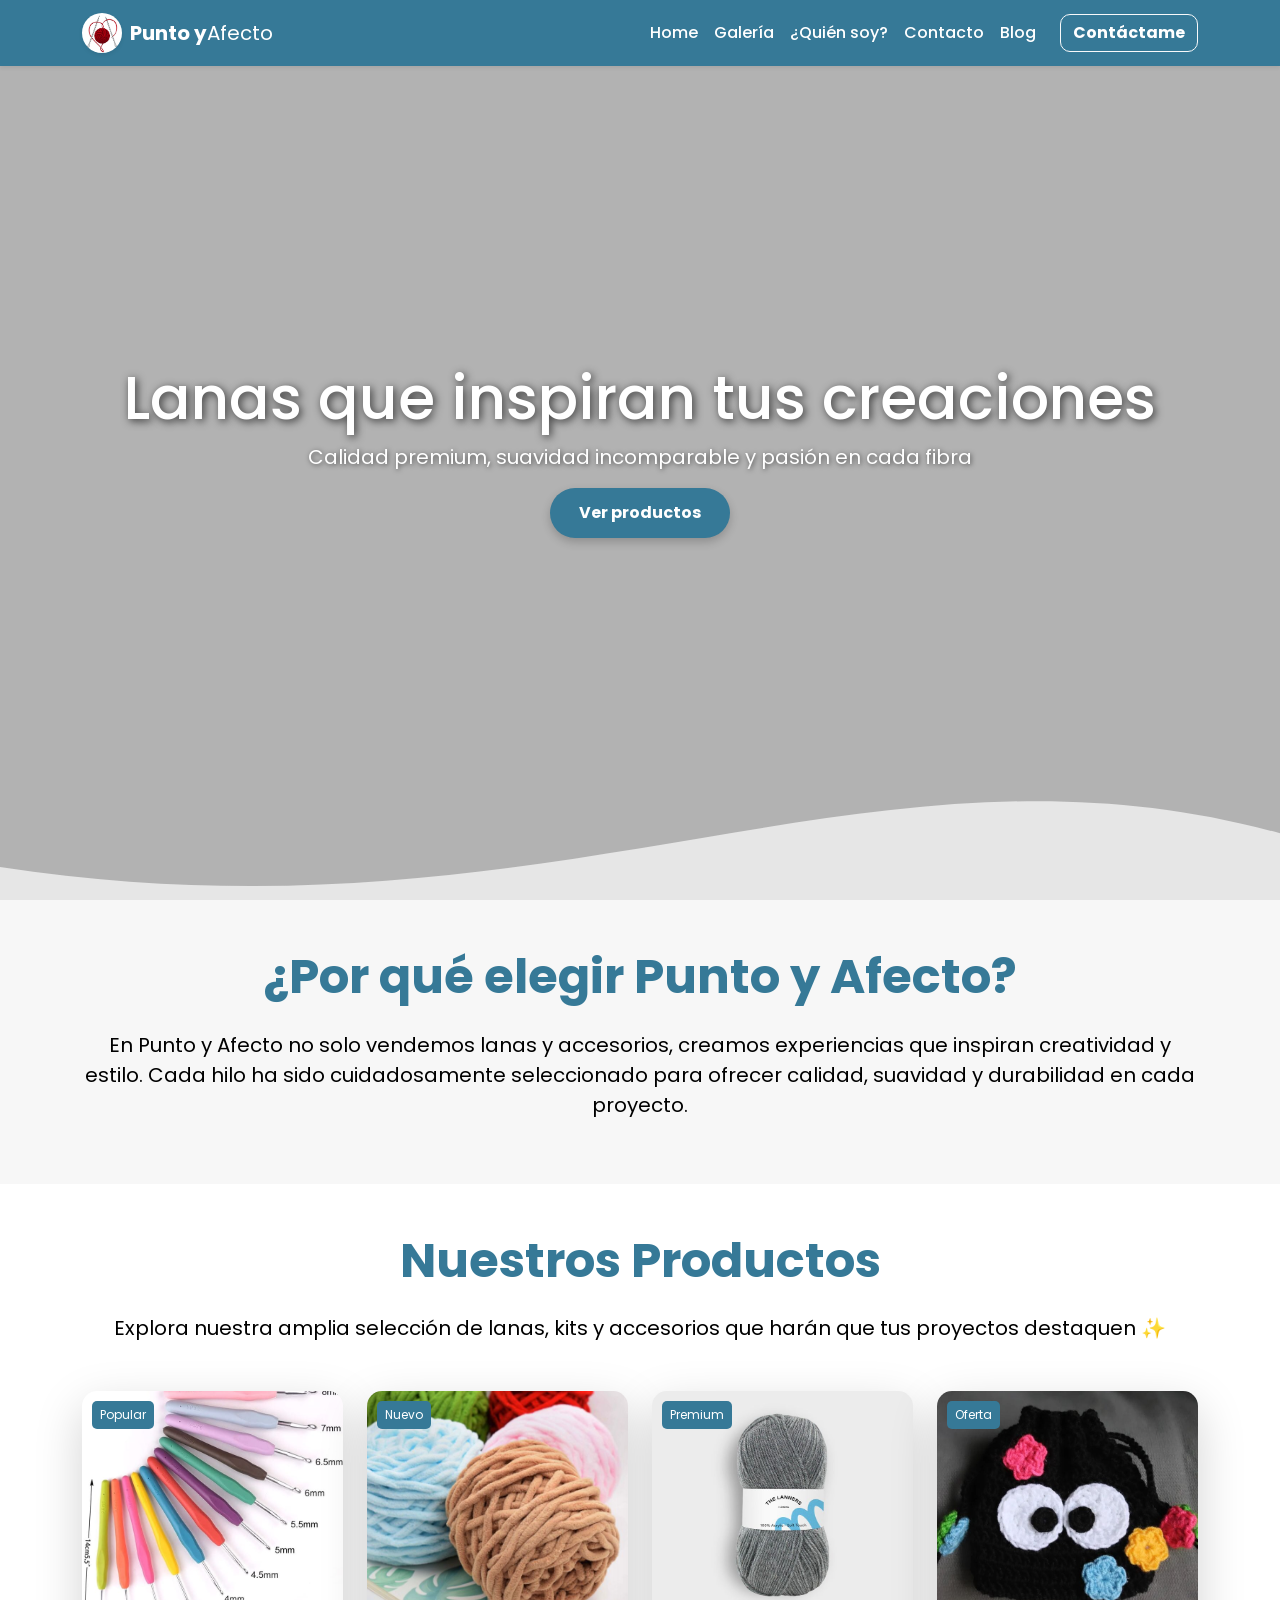
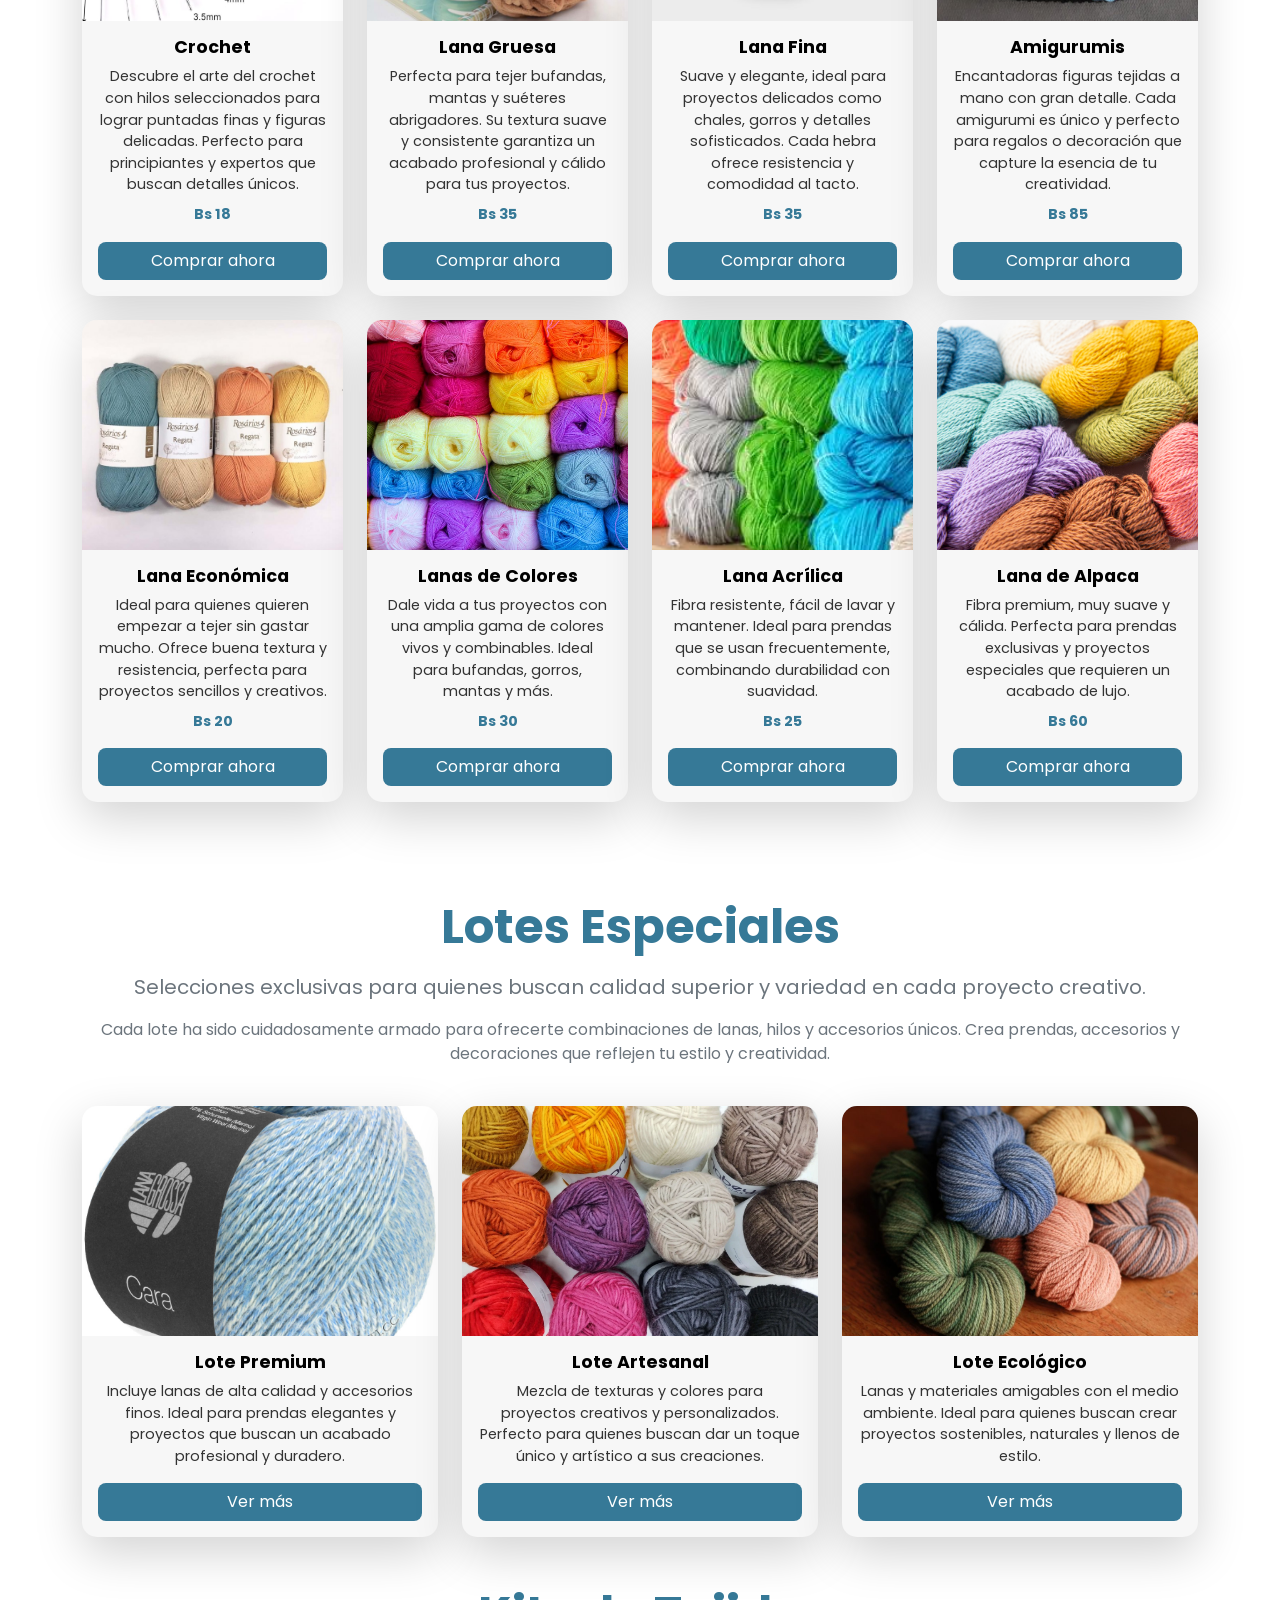
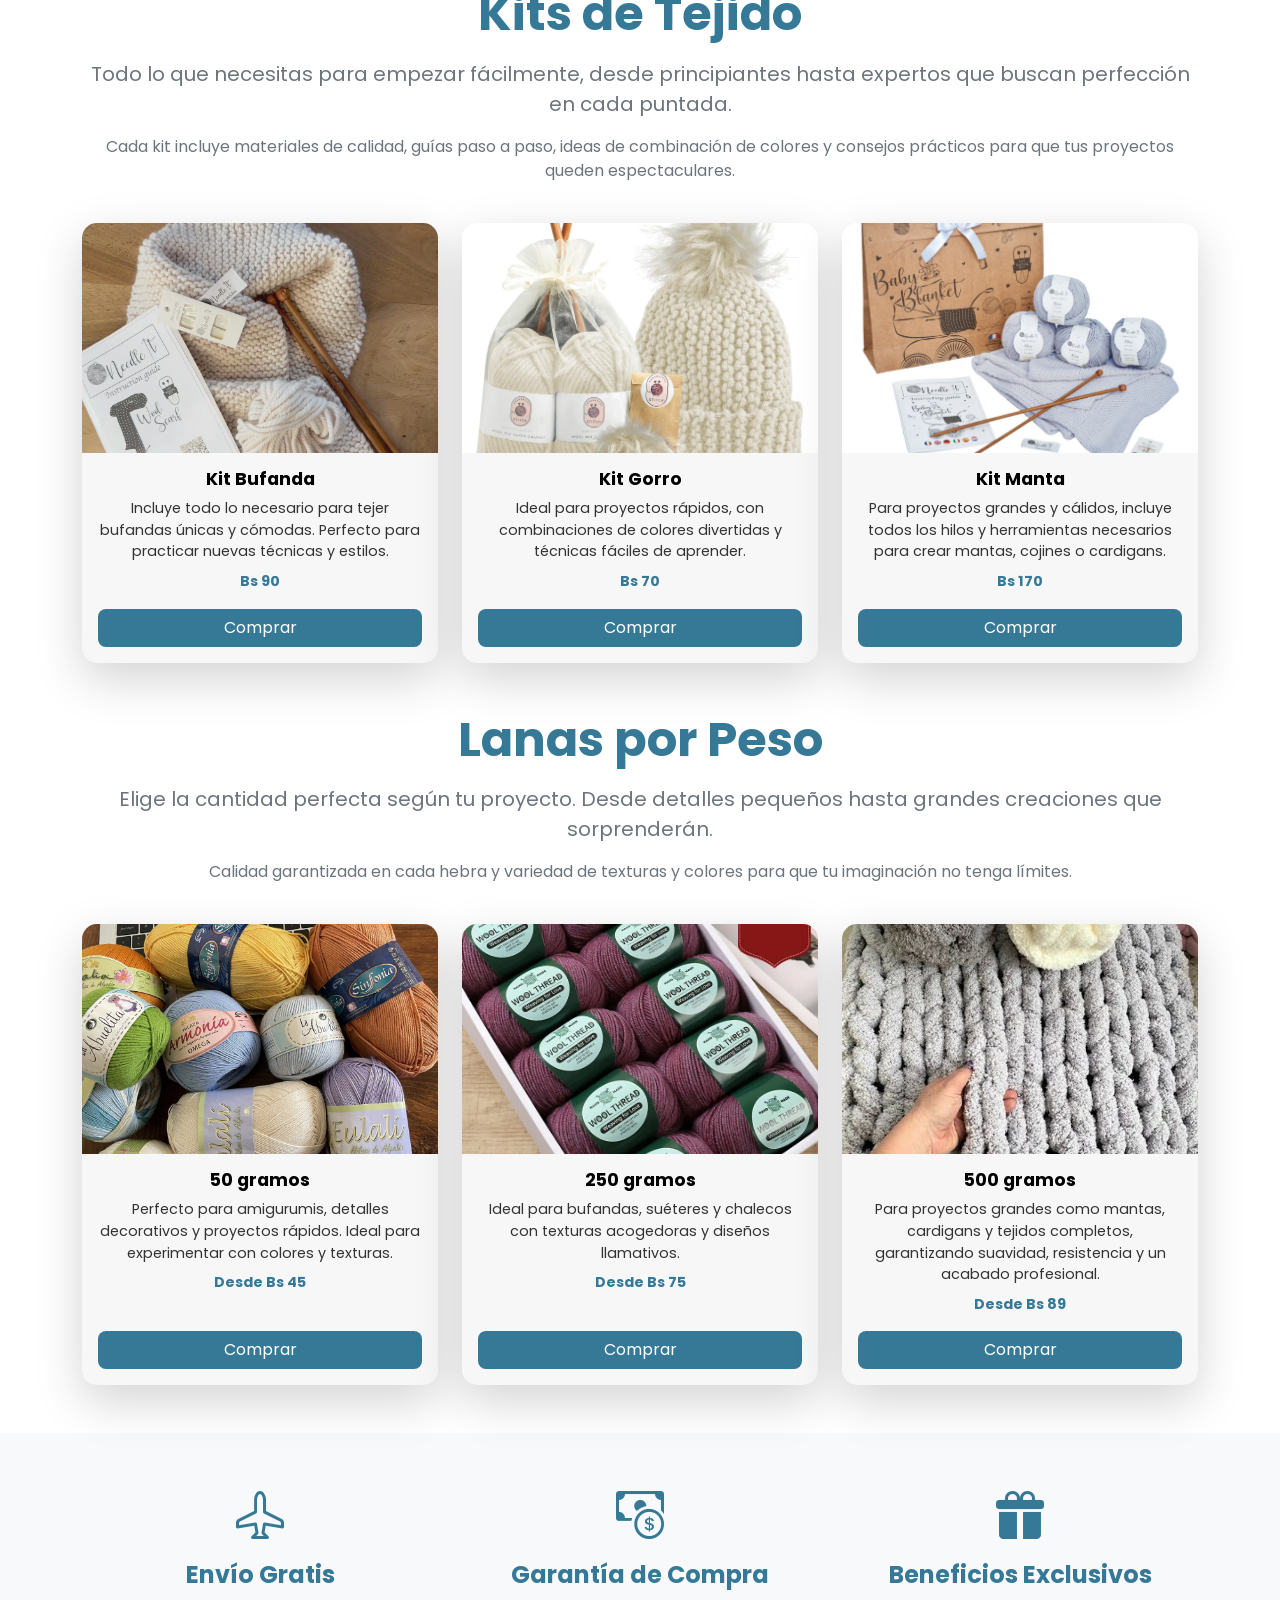
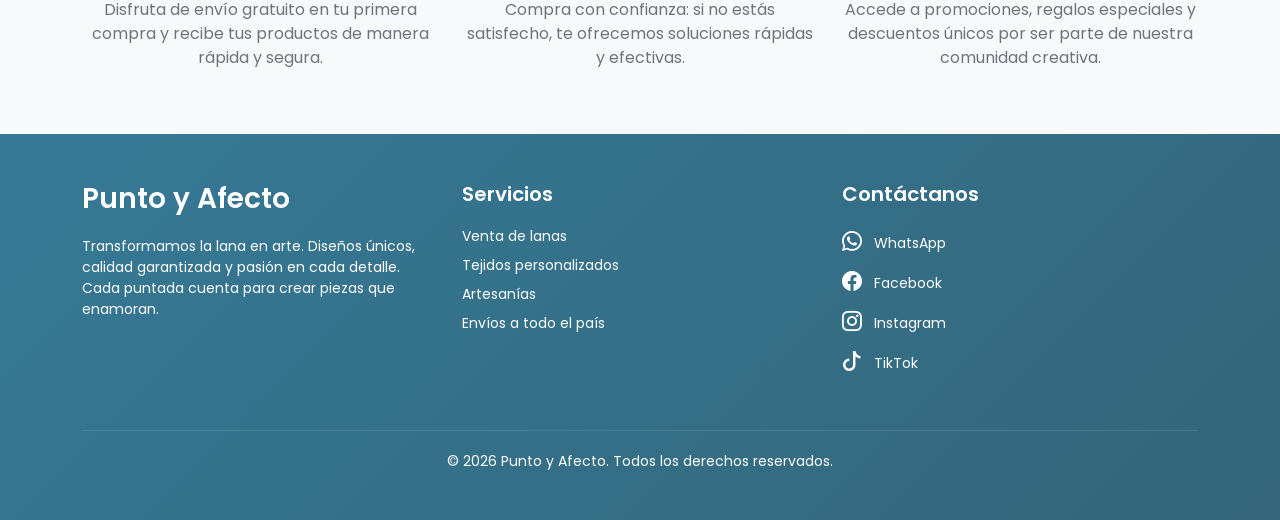
<file: index.html>
<!DOCTYPE html>
<html lang="es">
<head>
    <meta charset="UTF-8">
    <meta name="viewport" content="width=device-width, initial-scale=1.0">
    <title>Punto y Afecto</title>

    <link rel="stylesheet" href="css/bootstrap.min.css">
    <link rel="stylesheet" href="https://cdn.jsdelivr.net/npm/bootstrap-icons@1.10.0/font/bootstrap-icons.css">
    <link rel="stylesheet" href="style.css">
</head>

<body>
<!-- NAVBAR  -->
<nav class="navbar navbar-expand-lg navbar-light bg-gradient shadow-sm fixed-top">
    <div class="container">
        <a href="index.html" class="navbar-brand d-flex align-items-center">
            <img src="indexima/logo.jpg" alt="Logo" width="40" class="me-2 rounded-circle shadow-sm">
            <span class="fw-bold text-white">Punto y</span> <span class="text-white">Afecto</span>
        </a>

        <button class="navbar-toggler" type="button" data-bs-toggle="collapse" data-bs-target="#navbar-start">
            <span class="navbar-toggler-icon"></span>
        </button>

        <div class="collapse navbar-collapse" id="navbar-start">
            <ul class="navbar-nav ms-auto mb-2 mb-lg-0">
                <li class="nav-item"><a class="nav-link active" href="index.html">Home</a></li>
                <li class="nav-item"><a class="nav-link" href="galeria.html">Galería</a></li>
                <li class="nav-item"><a class="nav-link" href="quiensoy.html">¿Quién soy?</a></li>
                <li class="nav-item"><a class="nav-link" href="contacto.html">Contacto</a></li>
                <li class="nav-item"><a class="nav-link" href="blog.html">Blog</a></li>
            </ul>

            <a href="contacto.html" class="btn btn-light ms-lg-3 fw-bold">Contáctame</a>
        </div>
    </div>
</nav>
<!-- HERO -->
<section class="hero-video">
    <video autoplay muted loop class="video-bg">
        <source src="video.mp4" type="video/mp4">
    </video>

    <div class="overlay"></div>

    <div class="content">
  <h1>Lanas que inspiran tus creaciones</h1>
        <p>Calidad premium, suavidad incomparable y pasión en cada fibra</p>
        <a href="#productos" class="btn btn-ver">Ver productos</a>
   
    </div>


    <!-- ONDA SVG -->
    <div class="wave">
        <svg viewBox="0 0 500 150" preserveAspectRatio="none">
            <path d="M-18.98,88.31 C210.21,248.19 334.36,-125.81 500.00,49.98 L500.00,150.00 L0.00,150.00 Z"></path>
        </svg>
    </div>
    </section>
    
    <!-- SECCIÓN EXTRA: ¿POR qué elegirnos? -->
<section class="text-center py-5" style="background-color: #f7f7f7;">
    <div class="container">
        <h2 class="fw-bold mb-4 display-5" style="color: #367997;"> ¿Por qué elegir Punto y Afecto?</h2>
        <p class="fs-5 mb-3" style="color: #000;">
            En Punto y Afecto no solo vendemos lanas y accesorios, creamos experiencias que inspiran creatividad y estilo. Cada hilo ha sido cuidadosamente seleccionado para ofrecer calidad, suavidad y durabilidad en cada proyecto.
        </p>
       
       
    </div>
</section>
 <!-- PRODUCTOS -->
<section id="productos" class="product py-5" style="background-color: #ffffff;">
    <div class="container">
        <h2 class="text-center mb-4 fw-bold display-5" style="color: #367997;">Nuestros Productos</h2>
        <p class="text-center mb-5 fs-5" style="color: #000;">
            Explora nuestra amplia selección de lanas, kits y accesorios que harán que tus proyectos destaquen ✨
        </p>

        <div class="row g-4">

            <!-- CARD 1 -->
            <div class="col-12 col-md-6 col-lg-3 d-flex">
                <div class="card shadow-lg position-relative flex-fill" style="background-color: #f7f7f7; transition: all 0.4s; cursor: pointer;">
                    <span class="badge-custom" style="background-color:#367997; color:#fff;">Popular</span>
                    <img src="indexima/crocht.jpeg" class="w-100 rounded-top" style="height: 230px; object-fit: cover;">
                    <div class="card-body text-center d-flex flex-column">
                        <h5 class="fw-bold mb-2" style="color:#000;">Crochet</h5>
                        <p class="small mb-2" style="color:#333;">
                            Descubre el arte del crochet con hilos seleccionados para lograr puntadas finas y figuras delicadas. Perfecto para principiantes y expertos que buscan detalles únicos.
                        </p>
                        <p class="fw-bold mb-3" style="color:#367997;">Bs 18</p>
                        <a href="contacto.html" class="btn mt-auto" style="background-color:#367997; color:#fff; border-radius:8px;">Comprar ahora</a>
                    </div>
                </div>
            </div>

            <!-- CARD 2 -->
            <div class="col-12 col-md-6 col-lg-3 d-flex">
                <div class="card shadow-lg position-relative flex-fill" style="background-color: #f7f7f7; transition: all 0.4s; cursor: pointer;">
                    <span class="badge-custom" style="background-color:#367997; color:#fff;">Nuevo</span>
                    <img src="indexima/lanagruesa.jpeg" class="w-100 rounded-top" style="height: 230px; object-fit: cover;">
                    <div class="card-body text-center d-flex flex-column">
                        <h5 class="fw-bold mb-2" style="color:#000;">Lana Gruesa</h5>
                        <p class="small mb-2" style="color:#333;">
                            Perfecta para tejer bufandas, mantas y suéteres abrigadores. Su textura suave y consistente garantiza un acabado profesional y cálido para tus proyectos.
                        </p>
                        <p class="fw-bold mb-3" style="color:#367997;">Bs 35</p>
                        <a href="contacto.html" class="btn mt-auto" style="background-color:#367997; color:#fff; border-radius:8px;">Comprar ahora</a>
                    </div>
                </div>
            </div>

            <!-- CARD 3 -->
            <div class="col-12 col-md-6 col-lg-3 d-flex">
                <div class="card shadow-lg flex-fill" style="background-color: #f7f7f7; transition: all 0.4s; cursor: pointer;">
                    <span class="badge-custom" style="background-color:#367997; color:#fff;">Premium</span>
                    <img src="indexima/lana delgada.jpeg" class="w-100 rounded-top" style="height: 230px; object-fit: cover;">
                    <div class="card-body text-center d-flex flex-column">
                        <h5 class="fw-bold mb-2" style="color:#000;">Lana Fina</h5>
                        <p class="small mb-2" style="color:#333;">
                            Suave y elegante, ideal para proyectos delicados como chales, gorros y detalles sofisticados. Cada hebra ofrece resistencia y comodidad al tacto.
                        </p>
                        <p class="fw-bold mb-3" style="color:#367997;">Bs 35</p>
                        <a href="contacto.html" class="btn mt-auto" style="background-color:#367997; color:#fff; border-radius:8px;">Comprar ahora</a>
                    </div>
                </div>
            </div>

            <!-- CARD 4 -->
            <div class="col-12 col-md-6 col-lg-3 d-flex">
                <div class="card shadow-lg flex-fill" style="background-color: #f7f7f7; transition: all 0.4s; cursor: pointer;">
                    <span class="badge-custom" style="background-color:#367997; color:#fff;">Oferta</span>
                    <img src="indexima/amigurimi.jpeg" class="w-100 rounded-top" style="height: 230px; object-fit: cover;">
                    <div class="card-body text-center d-flex flex-column">
                        <h5 class="fw-bold mb-2" style="color:#000;">Amigurumis</h5>
                        <p class="small mb-2" style="color:#333;">
                            Encantadoras figuras tejidas a mano con gran detalle. Cada amigurumi es único y perfecto para regalos o decoración que capture la esencia de tu creatividad.
                        </p>
                        <p class="fw-bold mb-3" style="color:#367997;">Bs 85</p>
                        <a href="contacto.html" class="btn mt-auto" style="background-color:#367997; color:#fff; border-radius:8px;">Comprar ahora</a>
                    </div>
                </div>
            </div>

            <!-- CARD 5 -->
            <div class="col-12 col-md-6 col-lg-3 d-flex">
                <div class="card shadow-lg flex-fill" style="background-color: #f7f7f7; transition: all 0.4s; cursor: pointer;">
                    <img src="nueva/lanaecomo.jpg" class="w-100 rounded-top" style="height: 230px; object-fit: cover;">
                    <div class="card-body text-center d-flex flex-column">
                        <h5 class="fw-bold mb-2" style="color:#000;">Lana Económica</h5>
                        <p class="small mb-2" style="color:#333;">
                            Ideal para quienes quieren empezar a tejer sin gastar mucho. Ofrece buena textura y resistencia, perfecta para proyectos sencillos y creativos.
                        </p>
                        <p class="fw-bold mb-3" style="color:#367997;">Bs 20</p>
                        <a href="contacto.html" class="btn mt-auto" style="background-color:#367997; color:#fff; border-radius:8px;">Comprar ahora</a>
                    </div>
                </div>
            </div>

            <!-- CARD 6 -->
            <div class="col-12 col-md-6 col-lg-3 d-flex">
                <div class="card shadow-lg flex-fill" style="background-color: #f7f7f7; transition: all 0.4s; cursor: pointer;">
                    <img src="nueva/lanacolores.jpg" class="w-100 rounded-top" style="height: 230px; object-fit: cover;">
                    <div class="card-body text-center d-flex flex-column">
                        <h5 class="fw-bold mb-2" style="color:#000;">Lanas de Colores</h5>
                        <p class="small mb-2" style="color:#333;">
                            Dale vida a tus proyectos con una amplia gama de colores vivos y combinables. Ideal para bufandas, gorros, mantas y más.
                        </p>
                        <p class="fw-bold mb-3" style="color:#367997;">Bs 30</p>
                        <a href="contacto.html" class="btn mt-auto" style="background-color:#367997; color:#fff; border-radius:8px;">Comprar ahora</a>
                    </div>
                </div>
            </div>

            <!-- CARD 7 -->
            <div class="col-12 col-md-6 col-lg-3 d-flex">
                <div class="card shadow-lg flex-fill" style="background-color: #f7f7f7; transition: all 0.4s; cursor: pointer;">
                    <img src="nueva/acri.jpg" class="w-100 rounded-top" style="height: 230px; object-fit: cover;">
                    <div class="card-body text-center d-flex flex-column">
                        <h5 class="fw-bold mb-2" style="color:#000;">Lana Acrílica</h5>
                        <p class="small mb-2" style="color:#333;">
                            Fibra resistente, fácil de lavar y mantener. Ideal para prendas que se usan frecuentemente, combinando durabilidad con suavidad.
                        </p>
                        <p class="fw-bold mb-3" style="color:#367997;">Bs 25</p>
                        <a href="contacto.html" class="btn mt-auto" style="background-color:#367997; color:#fff; border-radius:8px;">Comprar ahora</a>
                    </div>
                </div>
            </div>

            <!-- CARD 8 -->
            <div class="col-12 col-md-6 col-lg-3 d-flex">
                <div class="card shadow-lg flex-fill" style="background-color: #f7f7f7; transition: all 0.4s; cursor: pointer;">
                    <img src="nueva/lanadealpaca.jpg" class="w-100 rounded-top" style="height: 230px; object-fit: cover;">
                    <div class="card-body text-center d-flex flex-column">
                        <h5 class="fw-bold mb-2" style="color:#000;">Lana de Alpaca</h5>
                        <p class="small mb-2" style="color:#333;">
                            Fibra premium, muy suave y cálida. Perfecta para prendas exclusivas y proyectos especiales que requieren un acabado de lujo.
                        </p>
                        <p class="fw-bold mb-3" style="color:#367997;">Bs 60</p>
                        <a href="contacto.html" class="btn mt-auto" style="background-color:#367997; color:#fff; border-radius:8px;">Comprar ahora</a>
                    </div>
                </div>
            </div>

        </div>

    </div>
</section>
<!-- LOTES -->
<section class="container my-5">
    <div class="row text-center mb-4">
        <h2 class="fw-bold mb-3 display-5" style="color: #367997;"> Lotes Especiales </h2>
        <p class="text-muted mb-3 fs-5">
            Selecciones exclusivas para quienes buscan calidad superior y variedad en cada proyecto creativo.
        </p>
        <p class="text-muted fs-6">
            Cada lote ha sido cuidadosamente armado para ofrecerte combinaciones de lanas, hilos y accesorios únicos. 
            Crea prendas, accesorios y decoraciones que reflejen tu estilo y creatividad.
        </p>
    </div>

    <div class="row g-4">
        <div class="col-12 col-md-6 col-lg-4 d-flex">
            <div class="card shadow-lg flex-fill" style="background-color:#f7f7f7;">
                <img src="nueva/permiun.jpg" class="w-100 rounded-top" style="height:230px; object-fit:cover;">
                <div class="card-body text-center d-flex flex-column">
                    <h5 class="fw-bold mb-2" style="color:#000;">Lote Premium</h5>
                    <p class="small mb-3" style="color:#333;">
                        Incluye lanas de alta calidad y accesorios finos. Ideal para prendas elegantes y proyectos que buscan un acabado profesional y duradero.
                    </p>
                    <a href="contacto.html" class="btn mt-auto" style="background-color:#367997; color:#fff; border-radius:8px;">Ver más</a>
                </div>
            </div>
        </div>

        <div class="col-12 col-md-6 col-lg-4 d-flex">
            <div class="card shadow-lg flex-fill" style="background-color:#f7f7f7;">
                <img src="nueva/arte.webp" class="w-100 rounded-top" style="height:230px; object-fit:cover;">
                <div class="card-body text-center d-flex flex-column">
                    <h5 class="fw-bold mb-2" style="color:#000;">Lote Artesanal</h5>
                    <p class="small mb-3" style="color:#333;">
                        Mezcla de texturas y colores para proyectos creativos y personalizados. Perfecto para quienes buscan dar un toque único y artístico a sus creaciones.
                    </p>
                    <a href="contacto.html" class="btn mt-auto" style="background-color:#367997; color:#fff; border-radius:8px;">Ver más</a>
                </div>
            </div>
        </div>

        <div class="col-12 col-md-6 col-lg-4 d-flex">
            <div class="card shadow-lg flex-fill" style="background-color:#f7f7f7;">
                <img src="nueva/eco.jpg" class="w-100 rounded-top" style="height:230px; object-fit:cover;">
                <div class="card-body text-center d-flex flex-column">
                    <h5 class="fw-bold mb-2" style="color:#000;">Lote Ecológico</h5>
                    <p class="small mb-3" style="color:#333;">
                        Lanas y materiales amigables con el medio ambiente. Ideal para quienes buscan crear proyectos sostenibles, naturales y llenos de estilo.
                    </p>
                    <a href="contacto.html" class="btn mt-auto" style="background-color:#367997; color:#fff; border-radius:8px;">Ver más</a>
                </div>
            </div>
        </div>
    </div>
</section>

<!-- KITS -->
<section class="container my-5">
    <div class="row text-center mb-4">
        <h2 class="fw-bold mb-3 display-5" style="color: #367997;"> Kits de Tejido </h2>
        <p class="text-muted mb-3 fs-5">
            Todo lo que necesitas para empezar fácilmente, desde principiantes hasta expertos que buscan perfección en cada puntada.
        </p>
        <p class="text-muted fs-6">
            Cada kit incluye materiales de calidad, guías paso a paso, ideas de combinación de colores y consejos prácticos para que tus proyectos queden espectaculares.
        </p>
    </div>

    <div class="row g-4">
        <div class="col-12 col-md-6 col-lg-4 d-flex">
            <div class="card shadow-lg flex-fill" style="background-color:#f7f7f7;">
                <img src="nueva/bufanda.webp" class="w-100 rounded-top" style="height:230px; object-fit:cover;">
                <div class="card-body text-center d-flex flex-column">
                    <h5 class="fw-bold mb-2" style="color:#000;">Kit Bufanda</h5>
                    <p class="small mb-2" style="color:#333;">
                        Incluye todo lo necesario para tejer bufandas únicas y cómodas. Perfecto para practicar nuevas técnicas y estilos.
                    </p>
                    <p class="fw-bold mb-3" style="color:#367997;">Bs 90</p>
                    <a href="contacto.html" class="btn mt-auto" style="background-color:#367997; color:#fff; border-radius:8px;">Comprar</a>
                </div>
            </div>
        </div>

        <div class="col-12 col-md-6 col-lg-4 d-flex">
            <div class="card shadow-lg flex-fill" style="background-color:#f7f7f7;">
                <img src="nueva/gorro.jpg" class="w-100 rounded-top" style="height:230px; object-fit:cover;">
                <div class="card-body text-center d-flex flex-column">
                    <h5 class="fw-bold mb-2" style="color:#000;">Kit Gorro</h5>
                    <p class="small mb-2" style="color:#333;">
                        Ideal para proyectos rápidos, con combinaciones de colores divertidas y técnicas fáciles de aprender.
                    </p>
                    <p class="fw-bold mb-3" style="color:#367997;">Bs 70</p>
                    <a href="contacto.html" class="btn mt-auto" style="background-color:#367997; color:#fff; border-radius:8px;">Comprar</a>
                </div>
            </div>
        </div>

        <div class="col-12 col-md-6 col-lg-4 d-flex">
            <div class="card shadow-lg flex-fill" style="background-color:#f7f7f7;">
                <img src="nueva/mantabab.webp" class="w-100 rounded-top" style="height:230px; object-fit:cover;">
                <div class="card-body text-center d-flex flex-column">
                    <h5 class="fw-bold mb-2" style="color:#000;">Kit Manta</h5>
                    <p class="small mb-2" style="color:#333;">
                        Para proyectos grandes y cálidos, incluye todos los hilos y herramientas necesarios para crear mantas, cojines o cardigans.
                    </p>
                    <p class="fw-bold mb-3" style="color:#367997;">Bs 170</p>
                    <a href="contacto.html" class="btn mt-auto" style="background-color:#367997; color:#fff; border-radius:8px;">Comprar</a>
                </div>
            </div>
        </div>
    </div>
</section>

<!-- LANAS POR PESO -->
<section class="container my-5">
    <div class="row text-center mb-4">
        <h2 class="fw-bold mb-3 display-5" style="color: #367997;"> Lanas por Peso </h2>
        <p class="text-muted mb-3 fs-5">
            Elige la cantidad perfecta según tu proyecto. Desde detalles pequeños hasta grandes creaciones que sorprenderán.
        </p>
        <p class="text-muted fs-6">
            Calidad garantizada en cada hebra y variedad de texturas y colores para que tu imaginación no tenga límites.
        </p>
    </div>

    <div class="row g-4">
        <div class="col-12 col-md-6 col-lg-4 d-flex">
            <div class="card shadow-lg flex-fill" style="background-color:#f7f7f7;">
                <img src="nueva/lanaami.jpg" class="w-100 rounded-top" style="height:230px; object-fit:cover;">
                <div class="card-body text-center d-flex flex-column">
                    <h5 class="fw-bold mb-2" style="color:#000;">50 gramos</h5>
                    <p class="small mb-2" style="color:#333;">
                        Perfecto para amigurumis, detalles decorativos y proyectos rápidos. Ideal para experimentar con colores y texturas.
                    </p>
                    <p class="fw-bold mb-3" style="color:#367997;">Desde Bs 45</p>
                    <a href="contacto.html" class="btn mt-auto" style="background-color:#367997; color:#fff; border-radius:8px;">Comprar</a>
                </div>
            </div>
        </div>

        <div class="col-12 col-md-6 col-lg-4 d-flex">
            <div class="card shadow-lg flex-fill" style="background-color:#f7f7f7;">
                <img src="nueva/cha.webp" class="w-100 rounded-top" style="height:230px; object-fit:cover;">
                <div class="card-body text-center d-flex flex-column">
                    <h5 class="fw-bold mb-2" style="color:#000;">250 gramos</h5>
                    <p class="small mb-2" style="color:#333;">
                        Ideal para bufandas, suéteres y chalecos con texturas acogedoras y diseños llamativos.
                    </p>
                    <p class="fw-bold mb-3" style="color:#367997;">Desde Bs 75</p>
                    <a href="contacto.html" class="btn mt-auto" style="background-color:#367997; color:#fff; border-radius:8px;">Comprar</a>
                </div>
            </div>
        </div>

        <div class="col-12 col-md-6 col-lg-4 d-flex">
            <div class="card shadow-lg flex-fill" style="background-color:#f7f7f7;">
                <img src="nueva/mantas.jpg" class="w-100 rounded-top" style="height:230px; object-fit:cover;">
                <div class="card-body text-center d-flex flex-column">
                    <h5 class="fw-bold mb-2" style="color:#000;">500 gramos</h5>
                    <p class="small mb-2" style="color:#333;">
                        Para proyectos grandes como mantas, cardigans y tejidos completos, garantizando suavidad, resistencia y un acabado profesional.
                    </p>
                    <p class="fw-bold mb-3" style="color:#367997;">Desde Bs 89</p>
                    <a href="contacto.html" class="btn mt-auto" style="background-color:#367997; color:#fff; border-radius:8px;">Comprar</a>
                </div>
            </div>
        </div>
    </div>
</section>
<!-- ICONOS MEJORADOS -->
<section class="section-icons bg-light py-5">
    <div class="container">
        <div class="row text-center g-4">

            <div class="col-md-4">
                <i class="bi bi-airplane" style="font-size: 3rem; color: #367997;"></i>
                <h4 class="fw-bold mt-2" style="color: #367997;">Envío Gratis</h4>
                <p class="text-muted">
                    Disfruta de envío gratuito en tu primera compra y recibe tus productos de manera rápida y segura.
                </p>
            </div>

            <div class="col-md-4">
                <i class="bi bi-cash-coin" style="font-size: 3rem; color: #367997;"></i>
                <h4 class="fw-bold mt-2" style="color: #367997;">Garantía de Compra</h4>
                <p class="text-muted">
                    Compra con confianza: si no estás satisfecho, te ofrecemos soluciones rápidas y efectivas.
                </p>
            </div>

            <div class="col-md-4">
                <i class="bi bi-gift-fill" style="font-size: 3rem; color: #367997;"></i>
                <h4 class="fw-bold mt-2" style="color: #367997;">Beneficios Exclusivos</h4>
                <p class="text-muted">
                    Accede a promociones, regalos especiales y descuentos únicos por ser parte de nuestra comunidad creativa.
                </p>
            </div>

        </div>
    </div>
</section>
<!-- FOOTER MEJORADO CON LETRAS BLANCAS -->
<footer class="footer py-5" style="background-color:#367997;">
    <div class="container">
        <div class="row">

            <div class="col-md-4 mb-4 text-center text-md-start">
                <h3 style="color:#fff;">Punto y Afecto</h3>
                <p style="color:#fff;">
                    Transformamos la lana en arte. Diseños únicos, calidad garantizada y pasión en cada detalle.
                    Cada puntada cuenta para crear piezas que enamoran.
                </p>
            </div>

            <div class="col-md-4 mb-4 text-center text-md-start">
                <h5 style="color:#fff;">Servicios</h5>
                <ul class="list-unstyled" style="color:#fff;">
                    <li>Venta de lanas</li>
                    <li>Tejidos personalizados</li>
                    <li>Artesanías</li>
                    <li>Envíos a todo el país</li>
                </ul>
            </div>

            <div class="col-md-4 mb-4 text-center text-md-start">
                <h5 style="color:#fff;">Contáctanos</h5>
                <p>
                    <a href="https://wa.me/591XXXXXXXX" target="_blank" style="color:#fff; text-decoration:none;">
                        <i class="bi bi-whatsapp"></i> WhatsApp
                    </a>
                </p>
                <p>
                    <a href="https://www.facebook.com/tu_pagina" target="_blank" style="color:#fff; text-decoration:none;">
                        <i class="bi bi-facebook"></i> Facebook
                    </a>
                </p>
                <p>
                    <a href="https://www.instagram.com/tu_usuario" target="_blank" style="color:#fff; text-decoration:none;">
                        <i class="bi bi-instagram"></i> Instagram
                    </a>
                </p>
                <p>
                    <a href="https://www.tiktok.com/@tu_usuario" target="_blank" style="color:#fff; text-decoration:none;">
                        <i class="bi bi-tiktok"></i> TikTok
                    </a>
                </p>
            </div>

        </div>

        <hr style="border-color: rgba(255, 255, 255, 0.4);">

        <p class="text-center mb-0" style="color:#fff;">© 2026 Punto y Afecto. Todos los derechos reservados.</p>
    </div>
</footer>

<script src="js/bootstrap.min.js"></script>
</body>
</html>
</file>
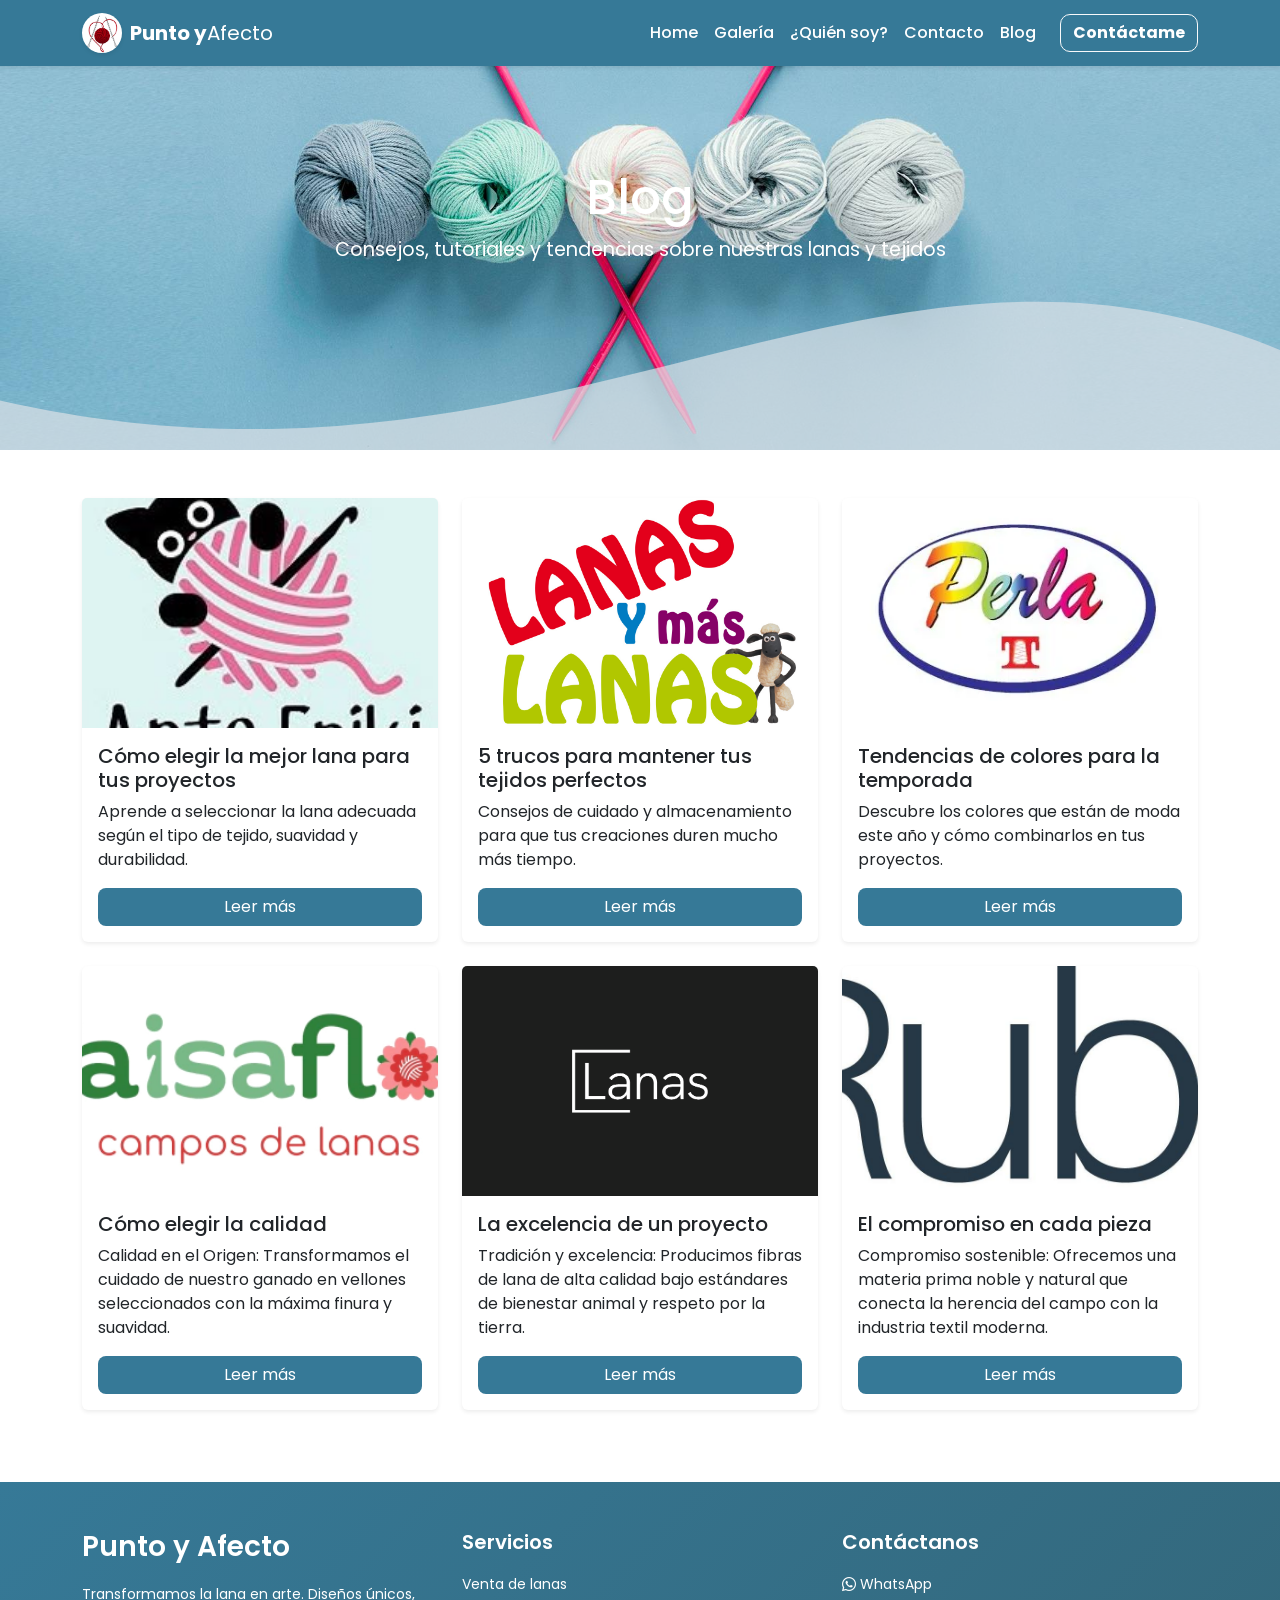
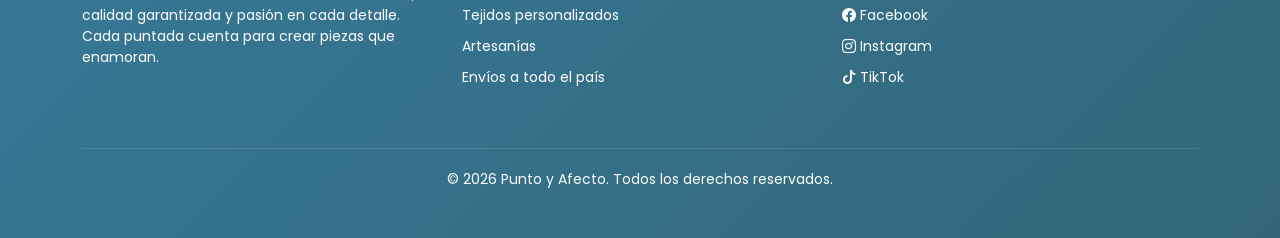
<file: blog.html>
<!DOCTYPE html>
<html lang="es">
<head>
<meta charset="UTF-8">
<meta name="viewport" content="width=device-width, initial-scale=1.0">
<title>Blog - Punto y Afecto</title>

<!-- Bootstrap CSS -->

    <link rel="stylesheet" href="css/bootstrap.min.css">
      <link rel="stylesheet" href="https://cdn.jsdelivr.net/npm/bootstrap-icons@1.10.0/font/bootstrap-icons.css">
<!-- CSS personalizado -->
<link rel="stylesheet" href="blog.css">
</head>

<body>


<header class="Header">
<!-- NAVBAR  -->
<nav class="navbar navbar-expand-lg navbar-light bg-gradient shadow-sm fixed-top">
    <div class="container">
        <a href="index.html" class="navbar-brand d-flex align-items-center">
            <img src="indexima/logo.jpg" alt="Logo" width="40" class="me-2 rounded-circle shadow-sm">
            <span class="fw-bold text-white">Punto y</span> <span class="text-white">Afecto</span>
        </a>

        <button class="navbar-toggler" type="button" data-bs-toggle="collapse" data-bs-target="#navbar-start">
            <span class="navbar-toggler-icon"></span>
        </button>

        <div class="collapse navbar-collapse" id="navbar-start">
            <ul class="navbar-nav ms-auto mb-2 mb-lg-0">
                <li class="nav-item"><a class="nav-link active" href="index.html">Home</a></li>
                <li class="nav-item"><a class="nav-link" href="galeria.html">Galería</a></li>
                <li class="nav-item"><a class="nav-link" href="quiensoy.html">¿Quién soy?</a></li>
                <li class="nav-item"><a class="nav-link" href="contacto.html">Contacto</a></li>
                <li class="nav-item"><a class="nav-link" href="blog.html">Blog</a></li>
            </ul>

            <a href="contacto.html" class="btn btn-light ms-lg-3 fw-bold">Contáctame</a>
        </div>
    </div>
</nav>

<!-- HERO BLOG -->
<div class="hero-blog">
    <div class="contenido-hero-blog text-center">
          <h1>Blog</h1>
        <p>Consejos, tutoriales y tendencias sobre nuestras lanas y tejidos</p>
       
    </div>

    <!-- ONDA SVG igual que "¿Quién soy?" -->
    <div class="wave"> <!-- Cambié la clase a wave igual que "¿Quién soy?" -->
        <svg viewBox="0 0 500 150" preserveAspectRatio="none">
            <path d="M-18.98,88.31 C210.21,248.19 334.36,-125.81 500.00,49.98 L500.00,150.00 L0.00,150.00 Z"
                  style="stroke: none; fill: rgba(220, 226, 231, 0.7);">
            </path>
        </svg>
    </div>
</div>

<!-- =======================
     BLOG POSTS
======================= -->
<section class="blog-container container my-5">
    <div class="row">

        <!-- Post 1 -->
        <div class="col-md-6 col-lg-4 mb-4">
            <div class="card h-100 shadow-sm">
                <img src="indexima/c.jpg" class="card-img-top" alt="Post 1" style="height:230px; object-fit:cover;">
                <div class="card-body d-flex flex-column">
                    <h5 class="card-title">Cómo elegir la mejor lana para tus proyectos</h5>
                    <p class="card-text">Aprende a seleccionar la lana adecuada según el tipo de tejido, suavidad y durabilidad.</p>
                    <a href="blog/post1.html" class="btn mt-auto" style="background-color:#367997; color:#fff; border-radius:8px; transition: 0.3s;"
                       onmouseover="this.style.backgroundColor='#2d5c77'"
                       onmouseout="this.style.backgroundColor='#367997'">Leer más</a>
                </div>
            </div>
        </div>

        <!-- Post 2 -->
        <div class="col-md-6 col-lg-4 mb-4">
            <div class="card h-100 shadow-sm">
                <img src="indexima/d.jpg" class="card-img-top" alt="Post 2" style="height:230px; object-fit:cover;">
                <div class="card-body d-flex flex-column">
                    <h5 class="card-title">5 trucos para mantener tus tejidos perfectos</h5>
                    <p class="card-text">Consejos de cuidado y almacenamiento para que tus creaciones duren mucho más tiempo.</p>
                    <a href="blog/post2.html" class="btn mt-auto" style="background-color:#367997; color:#fff; border-radius:8px; transition: 0.3s;"
                       onmouseover="this.style.backgroundColor='#2d5c77'"
                       onmouseout="this.style.backgroundColor='#367997'">Leer más</a>
                </div>
            </div>
        </div>

        <!-- Post 3 -->
        <div class="col-md-6 col-lg-4 mb-4">
            <div class="card h-100 shadow-sm">
                <img src="indexima/f.webp" class="card-img-top" alt="Post 3" style="height:230px; object-fit:cover;">
                <div class="card-body d-flex flex-column">
                    <h5 class="card-title">Tendencias de colores para la temporada</h5>
                    <p class="card-text">Descubre los colores que están de moda este año y cómo combinarlos en tus proyectos.</p>
                    <a href="blog/post3.html" class="btn mt-auto" style="background-color:#367997; color:#fff; border-radius:8px; transition: 0.3s;"
                       onmouseover="this.style.backgroundColor='#2d5c77'"
                       onmouseout="this.style.backgroundColor='#367997'">Leer más</a>
                </div>
            </div>
        </div>

        <!-- Post 4 -->
        <div class="col-md-6 col-lg-4 mb-4">
            <div class="card h-100 shadow-sm">
                <img src="indexima/o.webp" class="card-img-top" alt="Post 4" style="height:230px; object-fit:cover;">
                <div class="card-body d-flex flex-column">
                    <h5 class="card-title">Cómo elegir la calidad</h5>
                    <p class="card-text">Calidad en el Origen: Transformamos el cuidado de nuestro ganado en 
                        vellones seleccionados con la máxima finura y suavidad.</p>
                    <a href="blog/post4.html" class="btn mt-auto" style="background-color:#367997; color:#fff; border-radius:8px; transition: 0.3s;"
                       onmouseover="this.style.backgroundColor='#2d5c77'"
                       onmouseout="this.style.backgroundColor='#367997'">Leer más</a>
                </div>
            </div>
        </div>

        <!-- Post 5 -->
        <div class="col-md-6 col-lg-4 mb-4">
            <div class="card h-100 shadow-sm">
                <img src="indexima/b.webp" class="card-img-top" alt="Post 5" style="height:230px; object-fit:cover;">
                <div class="card-body d-flex flex-column">
                    <h5 class="card-title">La excelencia de un proyecto</h5>
                    <p class="card-text">Tradición y excelencia: Producimos fibras de lana de alta calidad bajo estándares de bienestar animal y respeto por la tierra.</p>
                    <a href="blog/post5.html" class="btn mt-auto" style="background-color:#367997; color:#fff; border-radius:8px; transition: 0.3s;"
                       onmouseover="this.style.backgroundColor='#2d5c77'"
                       onmouseout="this.style.backgroundColor='#367997'">Leer más</a>
                </div>
            </div>
        </div>

        <!-- Post 6 -->
        <div class="col-md-6 col-lg-4 mb-4">
            <div class="card h-100 shadow-sm">
                <img src="indexima/e.jpg" class="card-img-top" alt="Post 6" style="height:230px; object-fit:cover;">
                <div class="card-body d-flex flex-column">
                    <h5 class="card-title">El compromiso en cada pieza</h5>
                    <p class="card-text">Compromiso sostenible: Ofrecemos una materia prima noble y natural que conecta la herencia del campo con la industria textil moderna.</p>
                    <a href="blog/post6.html" class="btn mt-auto" style="background-color:#367997; color:#fff; border-radius:8px; transition: 0.3s;"
                       onmouseover="this.style.backgroundColor='#2d5c77'"
                       onmouseout="this.style.backgroundColor='#367997'">Leer más</a>
                </div>
            </div>
        </div>

    </div>
</section>
<!-- FOOTER MEJORADO CON LETRAS BLANCAS -->
<footer class="footer py-5" style="background-color:#367997;">
    <div class="container">
        <div class="row">

            <div class="col-md-4 mb-4 text-center text-md-start">
                <h3 style="color:#fff;">Punto y Afecto</h3>
                <p style="color:#fff;">
                    Transformamos la lana en arte. Diseños únicos, calidad garantizada y pasión en cada detalle.
                    Cada puntada cuenta para crear piezas que enamoran.
                </p>
            </div>

            <div class="col-md-4 mb-4 text-center text-md-start">
                <h5 style="color:#fff;">Servicios</h5>
                <ul class="list-unstyled" style="color:#fff;">
                    <li>Venta de lanas</li>
                    <li>Tejidos personalizados</li>
                    <li>Artesanías</li>
                    <li>Envíos a todo el país</li>
                </ul>
            </div>

            <div class="col-md-4 mb-4 text-center text-md-start">
                <h5 style="color:#fff;">Contáctanos</h5>
                <p>
                    <a href="https://wa.me/591XXXXXXXX" target="_blank" style="color:#fff; text-decoration:none;">
                        <i class="bi bi-whatsapp"></i> WhatsApp
                    </a>
                </p>
                <p>
                    <a href="https://www.facebook.com/tu_pagina" target="_blank" style="color:#fff; text-decoration:none;">
                        <i class="bi bi-facebook"></i> Facebook
                    </a>
                </p>
                <p>
                    <a href="https://www.instagram.com/tu_usuario" target="_blank" style="color:#fff; text-decoration:none;">
                        <i class="bi bi-instagram"></i> Instagram
                    </a>
                </p>
                <p>
                    <a href="https://www.tiktok.com/@tu_usuario" target="_blank" style="color:#fff; text-decoration:none;">
                        <i class="bi bi-tiktok"></i> TikTok
                    </a>
                </p>
            </div>

        </div>

        <hr style="border-color: rgba(255, 255, 255, 0.4);">

        <p class="text-center mb-0" style="color:#fff;">© 2026 Punto y Afecto. Todos los derechos reservados.</p>
    </div>
</footer>

<script src="js/bootstrap.min.js"></script>
</body>
</html>
</file>
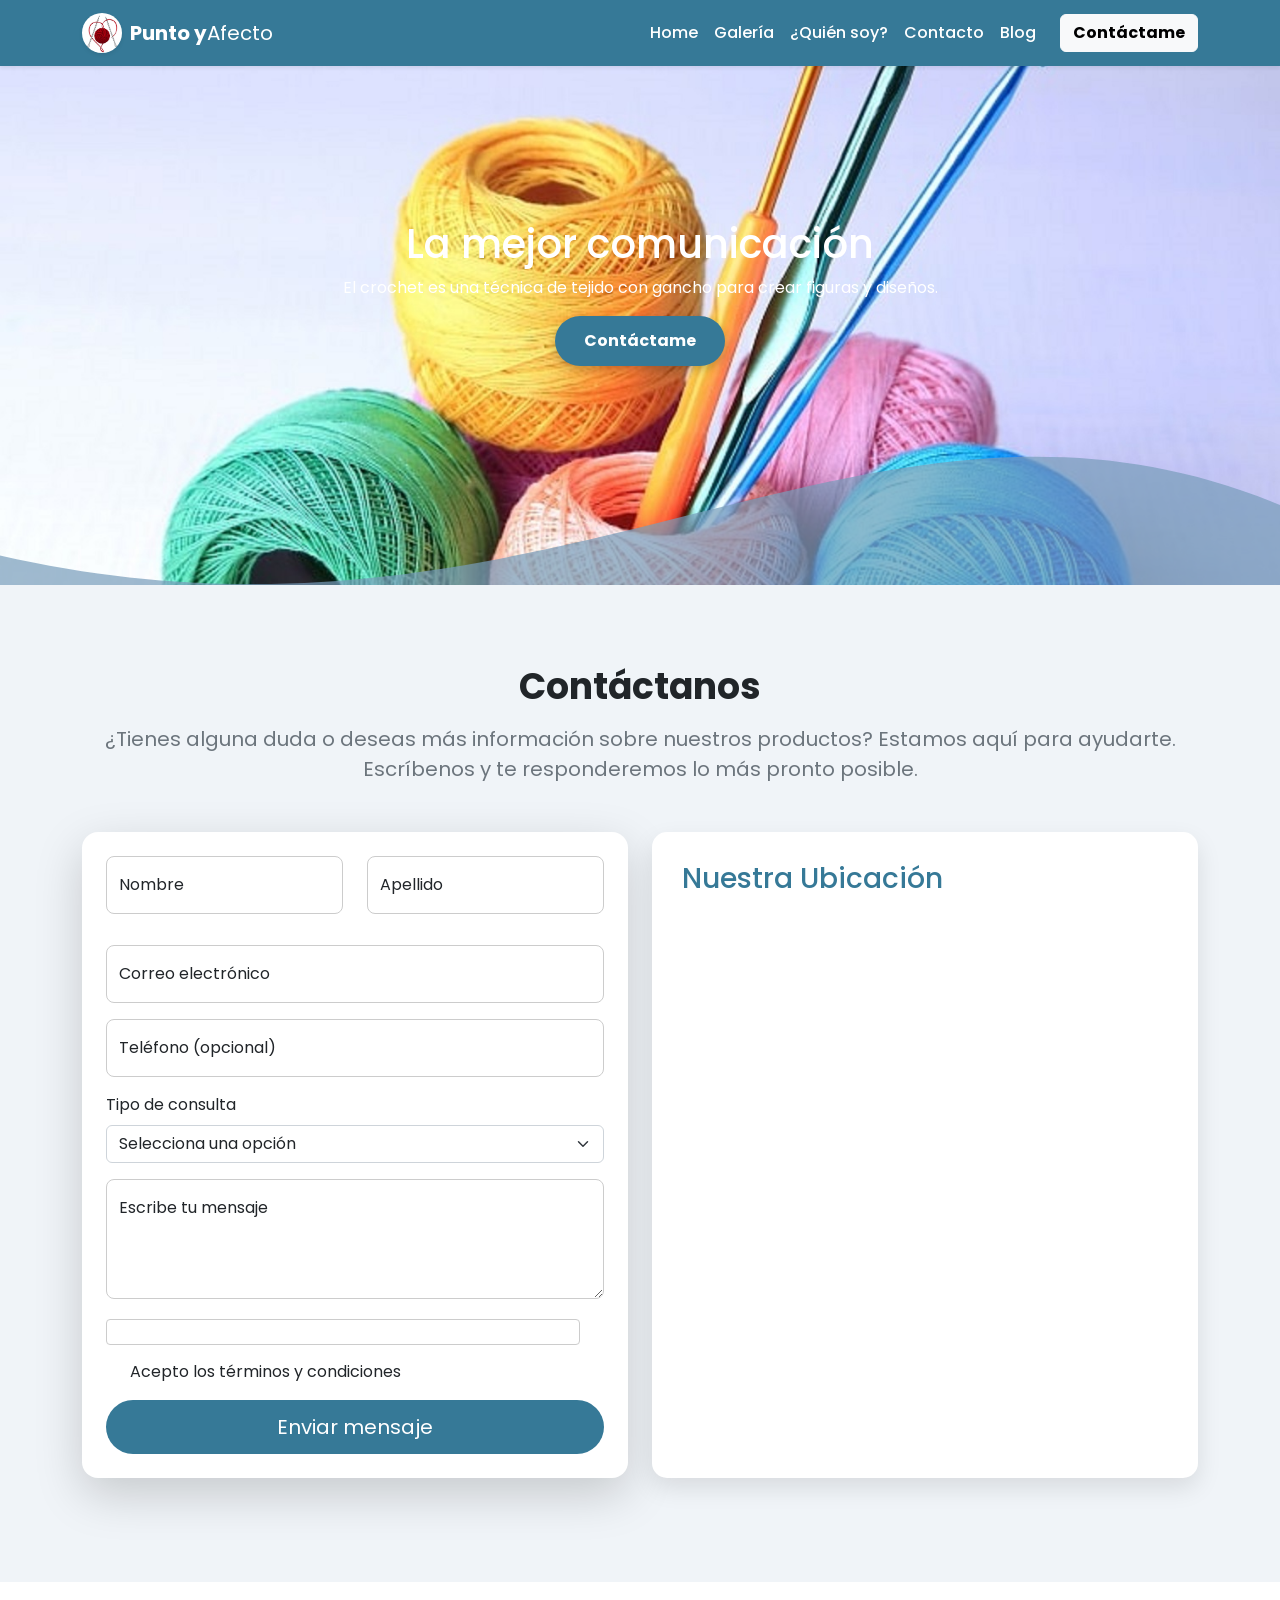
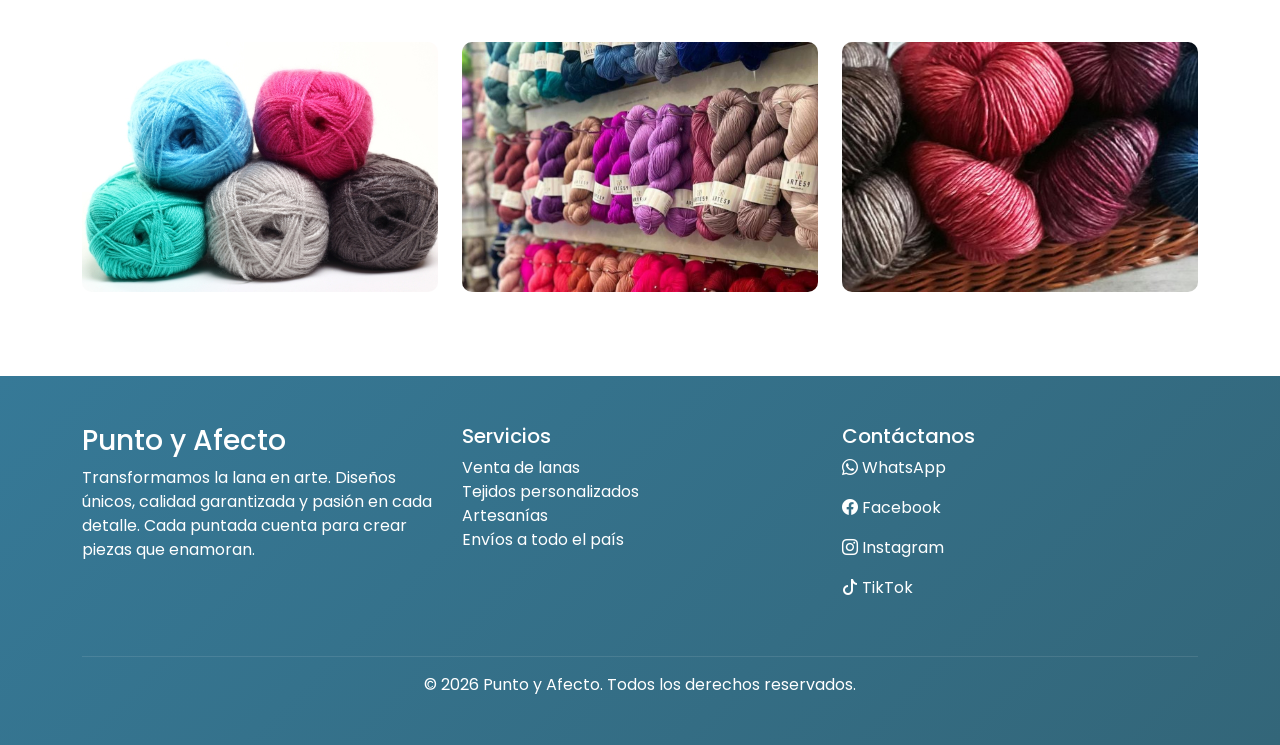
<file: contacto.html>
<!DOCTYPE html>
<html lang="en">
<head>
    <meta charset="UTF-8">
    <meta name="viewport" content="width=device-width, initial-scale=1.0">
    <title>Contacto - Punto y Afecto</title>

    <!-- Bootstrap CSS -->
    <link rel="stylesheet" href="css/bootstrap.min.css">

    <!-- Bootstrap Icons -->
    <link rel="stylesheet" href="https://cdn.jsdelivr.net/npm/bootstrap-icons@1.10.5/font/bootstrap-icons.css">

    <!-- CSS personalizado -->
    <link rel="stylesheet" href="contactos.css">
</head>
<body>
<!-- NAVBAR  -->
<nav class="navbar navbar-expand-lg navbar-light bg-gradient shadow-sm fixed-top">
    <div class="container">
        <a href="index.html" class="navbar-brand d-flex align-items-center">
            <img src="indexima/logo.jpg" alt="Logo" width="40" class="me-2 rounded-circle shadow-sm">
            <span class="fw-bold text-white">Punto y</span> <span class="text-white">Afecto</span>
        </a>

        <button class="navbar-toggler" type="button" data-bs-toggle="collapse" data-bs-target="#navbar-start">
            <span class="navbar-toggler-icon"></span>
        </button>

        <div class="collapse navbar-collapse" id="navbar-start">
            <ul class="navbar-nav ms-auto mb-2 mb-lg-0">
                <li class="nav-item"><a class="nav-link active" href="index.html">Home</a></li>
                <li class="nav-item"><a class="nav-link" href="galeria.html">Galería</a></li>
                <li class="nav-item"><a class="nav-link" href="quiensoy.html">¿Quién soy?</a></li>
                <li class="nav-item"><a class="nav-link" href="contacto.html">Contacto</a></li>
                <li class="nav-item"><a class="nav-link" href="blog.html">Blog</a></li>
            </ul>

            <a href="contacto.html" class="btn btn-light ms-lg-3 fw-bold">Contáctame</a>
        </div>
    </div>
</nav>

<!-- HERO -->
<div class="hero">
    <div class="contenido-hero">
             <h1>La mejor comunicación</h1>
        <p>El crochet es una técnica de tejido con gancho para crear figuras y diseños. </p>
     <div class="overlay"></div>

    <div class="content">
    
      <a href="#contacto" class="btn btn-ver">Contáctame</a>

    </div>
 </div>
    <!-- ONDA SVG -->
    <div class="wave">
        <svg viewBox="0 0 500 150" preserveAspectRatio="none">
            <path d="M-18.98,88.31 C210.21,248.19 334.36,-125.81 500.00,49.98 L500.00,150.00 L0.00,150.00 Z"
                  style="stroke: none; fill: rgba(120, 157, 187, 0.7);">
            </path>
        </svg>
    </div>
</div>

<!-- CONTACTO -->
<section class="contacto-contenedor" id="contacto">
  <div class="container">

    <!-- TÍTULO -->
    <h2 class="text-center fw-bold mb-3 display-5">Contáctanos</h2>

    <!-- TEXTO -->
    <p class="text-center text-muted mb-5 fs-5">
      ¿Tienes alguna duda o deseas más información sobre nuestros productos?   
      Estamos aquí para ayudarte. Escríbenos y te responderemos lo más pronto posible.
    </p>

    <!-- FILA -->
    <div class="row align-items-stretch g-4">
        <!-- FORMULARIO -->
        <div class="col-lg-6 mb-4">
            <div class="contacto-card shadow-lg p-4 rounded-4">
                <form class="needs-validation" novalidate>
                    <div class="row">
                        <div class="col-md-6 mb-3">
                            <div class="form-floating">
                                <input type="text" class="form-control" id="nombre" placeholder="Nombre" required>
                                <label>Nombre</label>
                            </div>
                        </div>
                        <div class="col-md-6 mb-3">
                            <div class="form-floating">
                                <input type="text" class="form-control" id="apellido" placeholder="Apellido" required>
                                <label>Apellido</label>
                            </div>
                        </div>
                    </div>

                    <div class="form-floating mb-3">
                        <input type="email" class="form-control" id="email" placeholder="Email" required>
                        <label>Correo electrónico</label>
                    </div>

                    <div class="form-floating mb-3">
                        <input type="tel" class="form-control" id="telefono" placeholder="Teléfono">
                        <label>Teléfono (opcional)</label>
                    </div>

                    <div class="mb-3">
                        <label class="form-label">Tipo de consulta</label>
                        <select class="form-select" required>
                          <option selected disabled value="">Selecciona una opción</option>
                          <option>Compra de productos</option>
                          <option>Información</option>
                          <option>Soporte</option>
                          <option>Otro</option>
                        </select>
                    </div>

                    <div class="form-floating mb-3">
                        <textarea class="form-control" placeholder="Mensaje" id="mensaje" style="height: 120px" required></textarea>
                        <label>Escribe tu mensaje</label>
                    </div>

                    <div class="form-check mb-3">
                        <input class="form-check-input" type="checkbox" required>
                        <label class="form-check-label">Acepto los términos y condiciones</label>
                    </div>

                    <div class="d-grid">
                        <button type="submit" class="btn btn-primary btn-lg rounded-pill">Enviar mensaje</button>
                    </div>
                </form>
            </div>
        </div>

        <!-- MAPA -->
        <div class="col-lg-6 mb-4">
            <div class="mapa-card">
                <h3>Nuestra Ubicación</h3>
                <iframe src="https://www.google.com/maps/embed?pb=!1m18!1m12!1m3!1d3151.835434509204!2d144.9537353153158!3d-37.81627997975133!2m3!1f0!2f0!3f0!3m2!1i1024!2i768!4f13.1!3m3!1m2!1s0x6ad642af0f0bd7d7%3A0x5045675218ceed30!2sMelbourne%20Convention%20and%20Exhibition%20Centre!5e0!3m2!1ses!2sau!4v1619494238386!5m2!1ses!2sau"
                        allowfullscreen="" loading="lazy"></iframe>
            </div>
        </div>

    </div>
  </div>
</section>

<!-- GALERÍA -->
<section class="Galeria">
<div class="container">
<div class="row">
    <div class="col-sm-12 col-md-6 col-lg-4"><img src="indexima/blog1.jpg" class="img-fluid mb-4"></div>
    <div class="col-sm-12 col-md-6 col-lg-4"><img src="indexima/1.jpeg" class="img-fluid mb-4"></div>
    <div class="col-sm-12 col-md-6 col-lg-4"><img src="indexima/2.jpg" class="img-fluid mb-4"></div>
</div>
</div>
</section>

<!-- FOOTER -->
<footer class="footer py-5" style="background-color:#367997;">
    <div class="container">
        <div class="row">
            <div class="col-md-4 mb-4 text-center text-md-start">
                <h3 style="color:#fff;">Punto y Afecto</h3>
                <p style="color:#fff;">
                    Transformamos la lana en arte. Diseños únicos, calidad garantizada y pasión en cada detalle.
                    Cada puntada cuenta para crear piezas que enamoran.
                </p>
            </div>

            <div class="col-md-4 mb-4 text-center text-md-start">
                <h5 style="color:#fff;">Servicios</h5>
                <ul class="list-unstyled" style="color:#fff;">
                    <li>Venta de lanas</li>
                    <li>Tejidos personalizados</li>
                    <li>Artesanías</li>
                    <li>Envíos a todo el país</li>
                </ul>
            </div>

            <div class="col-md-4 mb-4 text-center text-md-start">
                <h5 style="color:#fff;">Contáctanos</h5>
                <p><a href="https://wa.me/591XXXXXXXX" target="_blank" style="color:#fff; text-decoration:none;"><i class="bi bi-whatsapp"></i> WhatsApp</a></p>
                <p><a href="https://www.facebook.com/tu_pagina" target="_blank" style="color:#fff; text-decoration:none;"><i class="bi bi-facebook"></i> Facebook</a></p>
                <p><a href="https://www.instagram.com/tu_usuario" target="_blank" style="color:#fff; text-decoration:none;"><i class="bi bi-instagram"></i> Instagram</a></p>
                <p><a href="https://www.tiktok.com/@tu_usuario" target="_blank" style="color:#fff; text-decoration:none;"><i class="bi bi-tiktok"></i> TikTok</a></p>
            </div>
        </div>

        <hr style="border-color: rgba(255, 255, 255, 0.4);">
        <p class="text-center mb-0" style="color:#fff;">© 2026 Punto y Afecto. Todos los derechos reservados.</p>
    </div>
</footer>

<script src="js/bootstrap.min.js"></script>
</body>
</html>
</file>
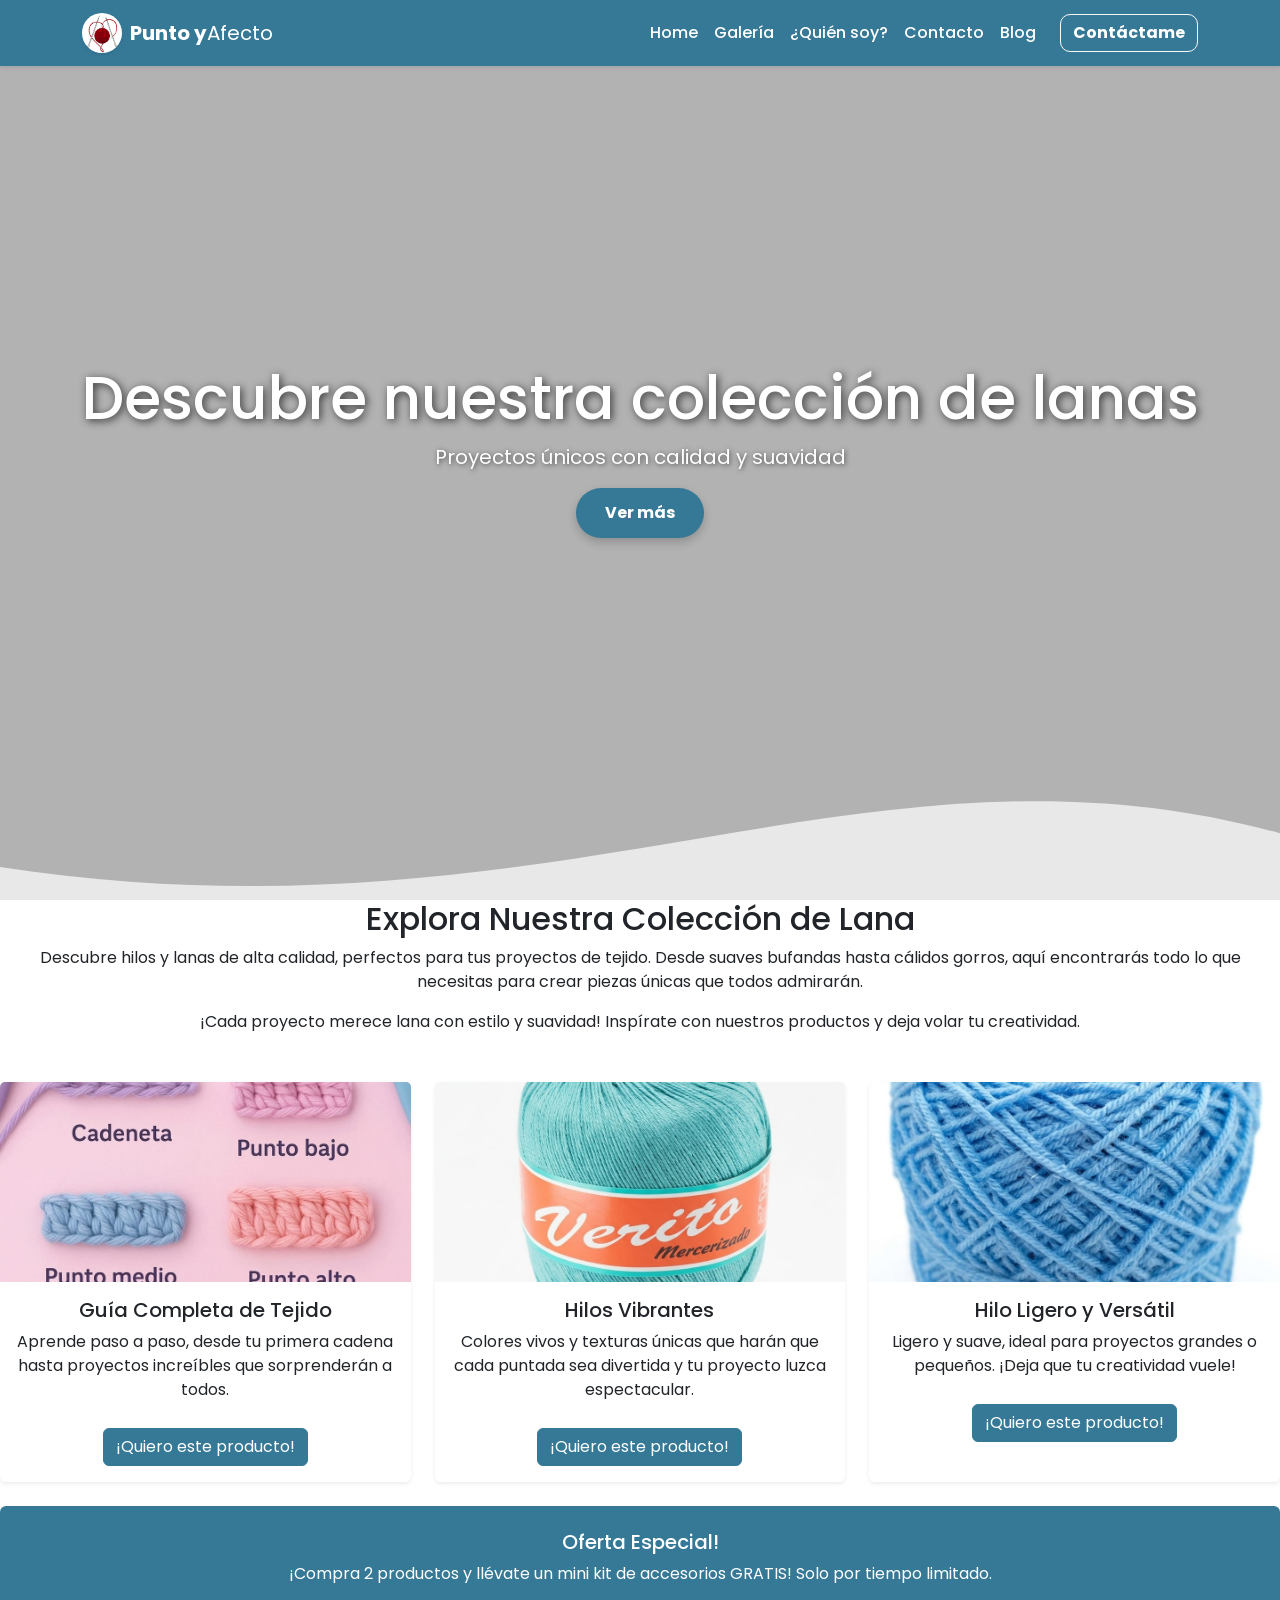
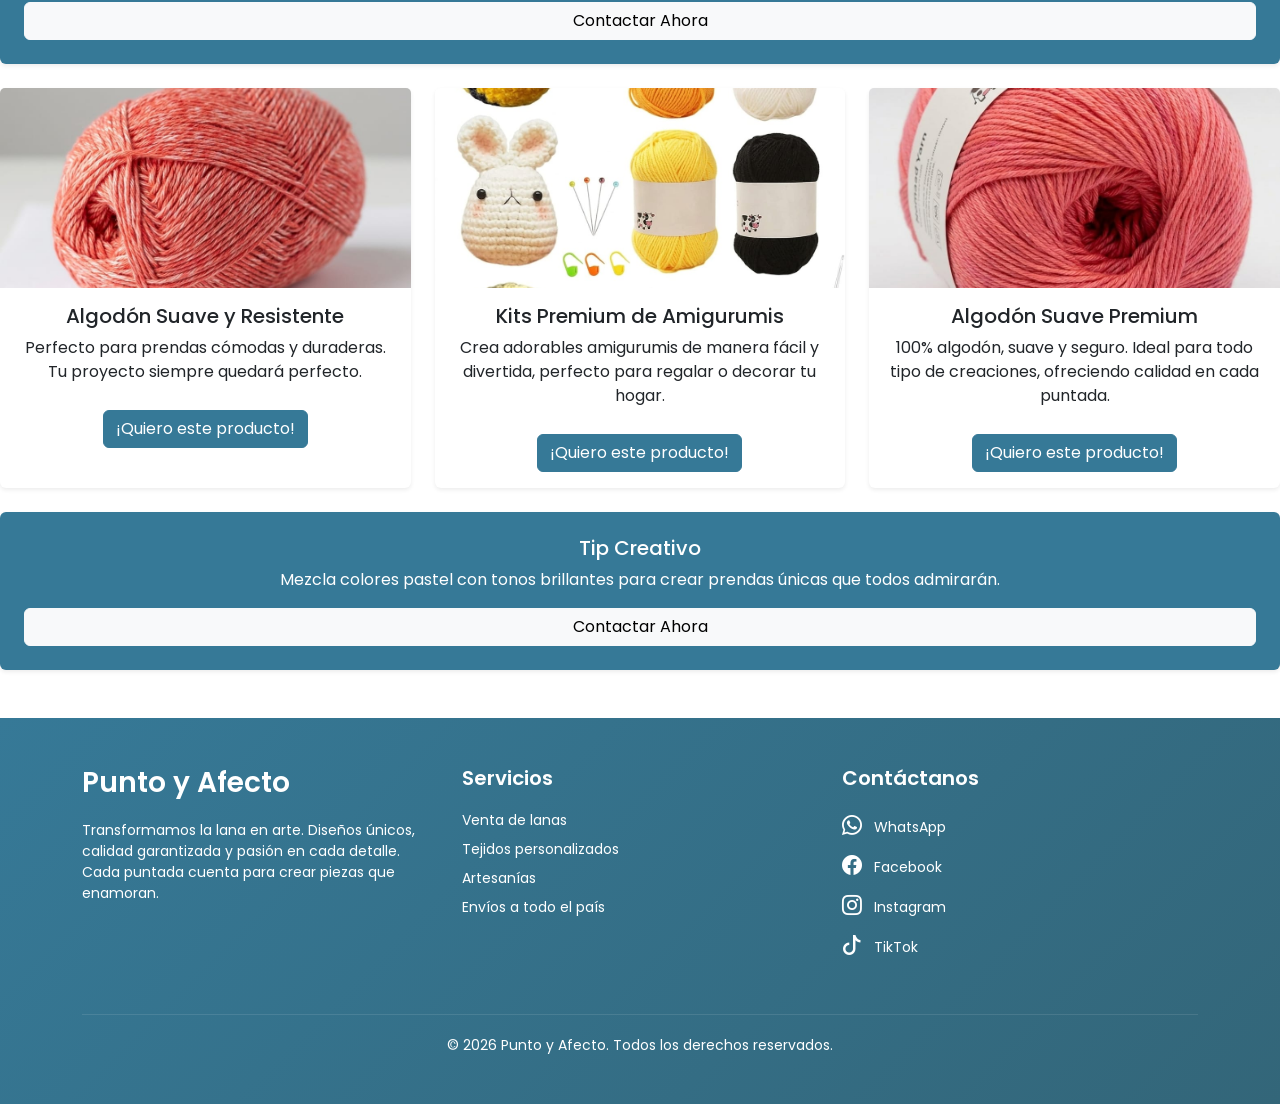
<file: galeria.html>
<!DOCTYPE html> <!-- Define el documento como HTML5 -->
<html lang="es"> <!-- Idioma de la página: español -->
<head>
    <meta charset="UTF-8"> <!-- Permite caracteres especiales y tildes -->
    <meta name="viewport" content="width=device-width, initial-scale=1.0"> <!-- Responsive -->
    <title>Punto y Afecto</title> <!-- Título de la pestaña -->

    <link rel="stylesheet" href="css/bootstrap.min.css">
      <link rel="stylesheet" href="https://cdn.jsdelivr.net/npm/bootstrap-icons@1.10.0/font/bootstrap-icons.css">
    <link rel="stylesheet" href="Galeria.css">
</head>
<body>
<!-- NAVBAR  -->
<nav class="navbar navbar-expand-lg navbar-light bg-gradient shadow-sm fixed-top">
    <div class="container">
        <a href="index.html" class="navbar-brand d-flex align-items-center">
            <img src="indexima/logo.jpg" alt="Logo" width="40" class="me-2 rounded-circle shadow-sm">
            <span class="fw-bold text-white">Punto y</span> <span class="text-white">Afecto</span>
        </a>

        <button class="navbar-toggler" type="button" data-bs-toggle="collapse" data-bs-target="#navbar-start">
            <span class="navbar-toggler-icon"></span>
        </button>

        <div class="collapse navbar-collapse" id="navbar-start">
            <ul class="navbar-nav ms-auto mb-2 mb-lg-0">
                <li class="nav-item"><a class="nav-link active" href="index.html">Home</a></li>
                <li class="nav-item"><a class="nav-link" href="galeria.html">Galería</a></li>
                <li class="nav-item"><a class="nav-link" href="quiensoy.html">¿Quién soy?</a></li>
                <li class="nav-item"><a class="nav-link" href="contacto.html">Contacto</a></li>
                <li class="nav-item"><a class="nav-link" href="blog.html">Blog</a></li>
            </ul>

            <a href="contacto.html" class="btn btn-light ms-lg-3 fw-bold">Contáctame</a>
        </div>
    </div>
</nav>
<!-- HERO -->
<section class="hero-video">
    <video autoplay muted loop class="video-bg">
        <source src="video2.mp4" type="video/mp4">
    </video>

    <div class="overlay"></div>

    <div class="content">
     <h1>Descubre nuestra colección de lanas</h1>
    <p>Proyectos únicos con calidad y suavidad</p>
  <a href="#galeria" class="btn btn-ver">Ver más</a>
</div>



    <!-- ONDA SVG -->
    <div class="wave">
        <svg viewBox="0 0 500 150" preserveAspectRatio="none">
            <path d="M-18.98,88.31 C210.21,248.19 334.36,-125.81 500.00,49.98 L500.00,150.00 L0.00,150.00 Z"></path>
        </svg>
    </div>
    </section>

<!-- GALERÍA DE PRODUCTOS CON BOTONES AZUL #367997 Y TEXTO BLANCO -->
<section id="galeria" >
    <!-- Texto introductorio -->
    <div class="text-center mb-5">
        <h2>Explora Nuestra Colección de Lana</h2>
        <p>Descubre hilos y lanas de alta calidad, perfectos para tus proyectos de tejido. Desde suaves bufandas hasta cálidos gorros, aquí encontrarás todo lo que necesitas para crear piezas únicas que todos admirarán.</p>
        <p>¡Cada proyecto merece lana con estilo y suavidad! Inspírate con nuestros productos y deja volar tu creatividad.</p>
    </div>

    <!-- Productos y anuncios -->
    <div class="row g-4">

        <!-- Fila 1: Productos -->
        <div class="col-lg-4 col-md-6 col-sm-12">
            <div class="card h-100 shadow-sm border-0">
                <img src="soy/b.jpeg" class="card-img-top" alt="Guía Completa de Tejido">
                <div class="card-body text-center">
                    <h5 class="card-title">Guía Completa de Tejido</h5>
                    <p class="card-text">Aprende paso a paso, desde tu primera cadena hasta proyectos increíbles que sorprenderán a todos.</p>
                    <a href="contacto.html" class="btn" style="background-color: #367997; color: white; border-color: #367997;">¡Quiero este producto!</a>
                </div>
            </div>
        </div>

        <div class="col-lg-4 col-md-6 col-sm-12">
            <div class="card h-100 shadow-sm border-0">
                <img src="soy/e.jpeg" class="card-img-top" alt="Hilos Vibrantes">
                <div class="card-body text-center">
                    <h5 class="card-title">Hilos Vibrantes</h5>
                    <p class="card-text">Colores vivos y texturas únicas que harán que cada puntada sea divertida y tu proyecto luzca espectacular.</p>
                    <a href="contacto.html" class="btn" style="background-color: #367997; color: white; border-color: #367997;">¡Quiero este producto!</a>
                </div>
            </div>
        </div>

        <div class="col-lg-4 col-md-6 col-sm-12">
            <div class="card h-100 shadow-sm border-0">
                <img src="soy/n.jpeg" class="card-img-top" alt="Hilo Ligero y Versátil">
                <div class="card-body text-center">
                    <h5 class="card-title">Hilo Ligero y Versátil</h5>
                    <p class="card-text">Ligero y suave, ideal para proyectos grandes o pequeños. ¡Deja que tu creatividad vuele!</p>
                    <a href="contacto.html" class="btn" style="background-color: #367997; color: white; border-color: #367997;">¡Quiero este producto!</a>
                </div>
            </div>
        </div>

        <!-- Fila 2: Anuncio -->
        <div class="col-12">
            <div class="card h-100 text-center border-0 p-4 shadow-sm" style="background-color: #367997;">
                <h5 class="card-title text-white">Oferta Especial!</h5>
                <p class="card-text text-white">¡Compra 2 productos y llévate un mini kit de accesorios GRATIS! Solo por tiempo limitado.</p>
                <a href="contacto.html" class="btn btn-light">Contactar Ahora</a>
            </div>
        </div>

        <!-- Fila 3: Productos -->
        <div class="col-lg-4 col-md-6 col-sm-12">
            <div class="card h-100 shadow-sm border-0">
                <img src="soy/o.jpeg" class="card-img-top" alt="Algodón Suave y Resistente">
                <div class="card-body text-center">
                    <h5 class="card-title">Algodón Suave y Resistente</h5>
                    <p class="card-text">Perfecto para prendas cómodas y duraderas. Tu proyecto siempre quedará perfecto.</p>
                    <a href="contacto.html" class="btn" style="background-color: #367997; color: white; border-color: #367997;">¡Quiero este producto!</a>
                </div>
            </div>
        </div>

        <div class="col-lg-4 col-md-6 col-sm-12">
            <div class="card h-100 shadow-sm border-0">
                <img src="soy/s.jpeg" class="card-img-top" alt="Kits Premium de Amigurumis">
                <div class="card-body text-center">
                    <h5 class="card-title">Kits Premium de Amigurumis</h5>
                    <p class="card-text">Crea adorables amigurumis de manera fácil y divertida, perfecto para regalar o decorar tu hogar.</p>
                    <a href="contacto.html" class="btn" style="background-color: #367997; color: white; border-color: #367997;">¡Quiero este producto!</a>
                </div>
            </div>
        </div>

        <div class="col-lg-4 col-md-6 col-sm-12">
            <div class="card h-100 shadow-sm border-0">
                <img src="soy/y.jpeg" class="card-img-top" alt="Algodón Suave Premium">
                <div class="card-body text-center">
                    <h5 class="card-title">Algodón Suave Premium</h5>
                    <p class="card-text">100% algodón, suave y seguro. Ideal para todo tipo de creaciones, ofreciendo calidad en cada puntada.</p>
                    <a href="contacto.html" class="btn" style="background-color: #367997; color: white; border-color: #367997;">¡Quiero este producto!</a>
                </div>
            </div>
        </div>

        <!-- Fila 4: Anuncio -->
        <div class="col-12">
            <div class="card h-100 text-center border-0 p-4 shadow-sm" style="background-color: #367997;">
                <h5 class="card-title text-white">Tip Creativo</h5>
                <p class="card-text text-white">Mezcla colores pastel con tonos brillantes para crear prendas únicas que todos admirarán.</p>
                <a href="contacto.html" class="btn btn-light">Contactar Ahora</a>
            </div>
        </div>

    </div>
    <br><br>
</div>

<!-- FOOTER MEJORADO CON LETRAS BLANCAS -->
<footer class="footer py-5" style="background-color:#367997;">
    <div class="container">
        <div class="row">

            <div class="col-md-4 mb-4 text-center text-md-start">
                <h3 style="color:#fff;">Punto y Afecto</h3>
                <p style="color:#fff;">
                    Transformamos la lana en arte. Diseños únicos, calidad garantizada y pasión en cada detalle.
                    Cada puntada cuenta para crear piezas que enamoran.
                </p>
            </div>

            <div class="col-md-4 mb-4 text-center text-md-start">
                <h5 style="color:#fff;">Servicios</h5>
                <ul class="list-unstyled" style="color:#fff;">
                    <li>Venta de lanas</li>
                    <li>Tejidos personalizados</li>
                    <li>Artesanías</li>
                    <li>Envíos a todo el país</li>
                </ul>
            </div>

            <div class="col-md-4 mb-4 text-center text-md-start">
                <h5 style="color:#fff;">Contáctanos</h5>
                <p>
                    <a href="https://wa.me/591XXXXXXXX" target="_blank" style="color:#fff; text-decoration:none;">
                        <i class="bi bi-whatsapp"></i> WhatsApp
                    </a>
                </p>
                <p>
                    <a href="https://www.facebook.com/tu_pagina" target="_blank" style="color:#ffffff; text-decoration:none;">
                        <i class="bi bi-facebook"></i> Facebook
                    </a>
                </p>
                <p>
                    <a href="https://www.instagram.com/tu_usuario" target="_blank" style="color:#fff; text-decoration:none;">
                        <i class="bi bi-instagram"></i> Instagram
                    </a>
                </p>
                <p>
                    <a href="https://www.tiktok.com/@tu_usuario" target="_blank" style="color:#fff; text-decoration:none;">
                        <i class="bi bi-tiktok"></i> TikTok
                    </a>
                </p>
            </div>

        </div>

        <hr style="border-color: rgba(255, 255, 255, 0.4);">

        <p class="text-center mb-0" style="color:#fff;">© 2026 Punto y Afecto. Todos los derechos reservados.</p>
    </div>
</footer>

<script src="js/bootstrap.min.js"></script>
</body>
</html>
</file>
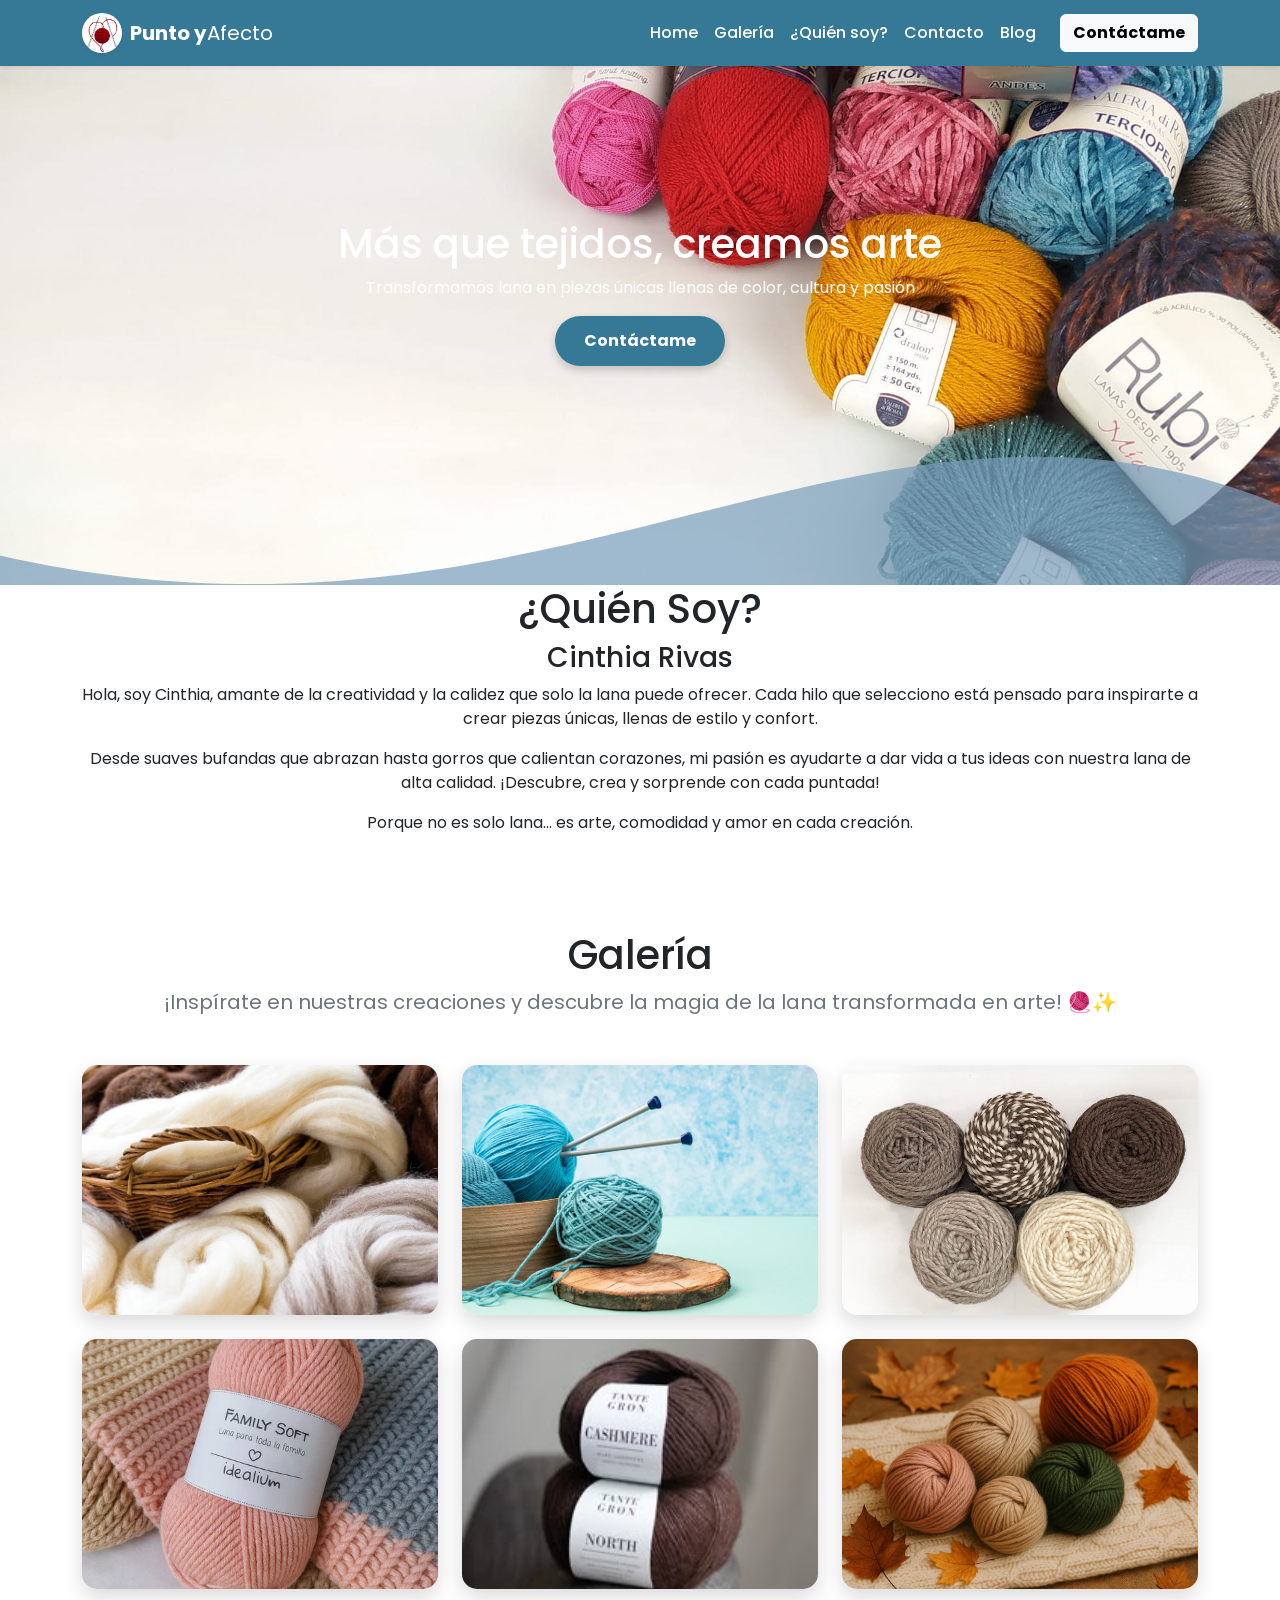
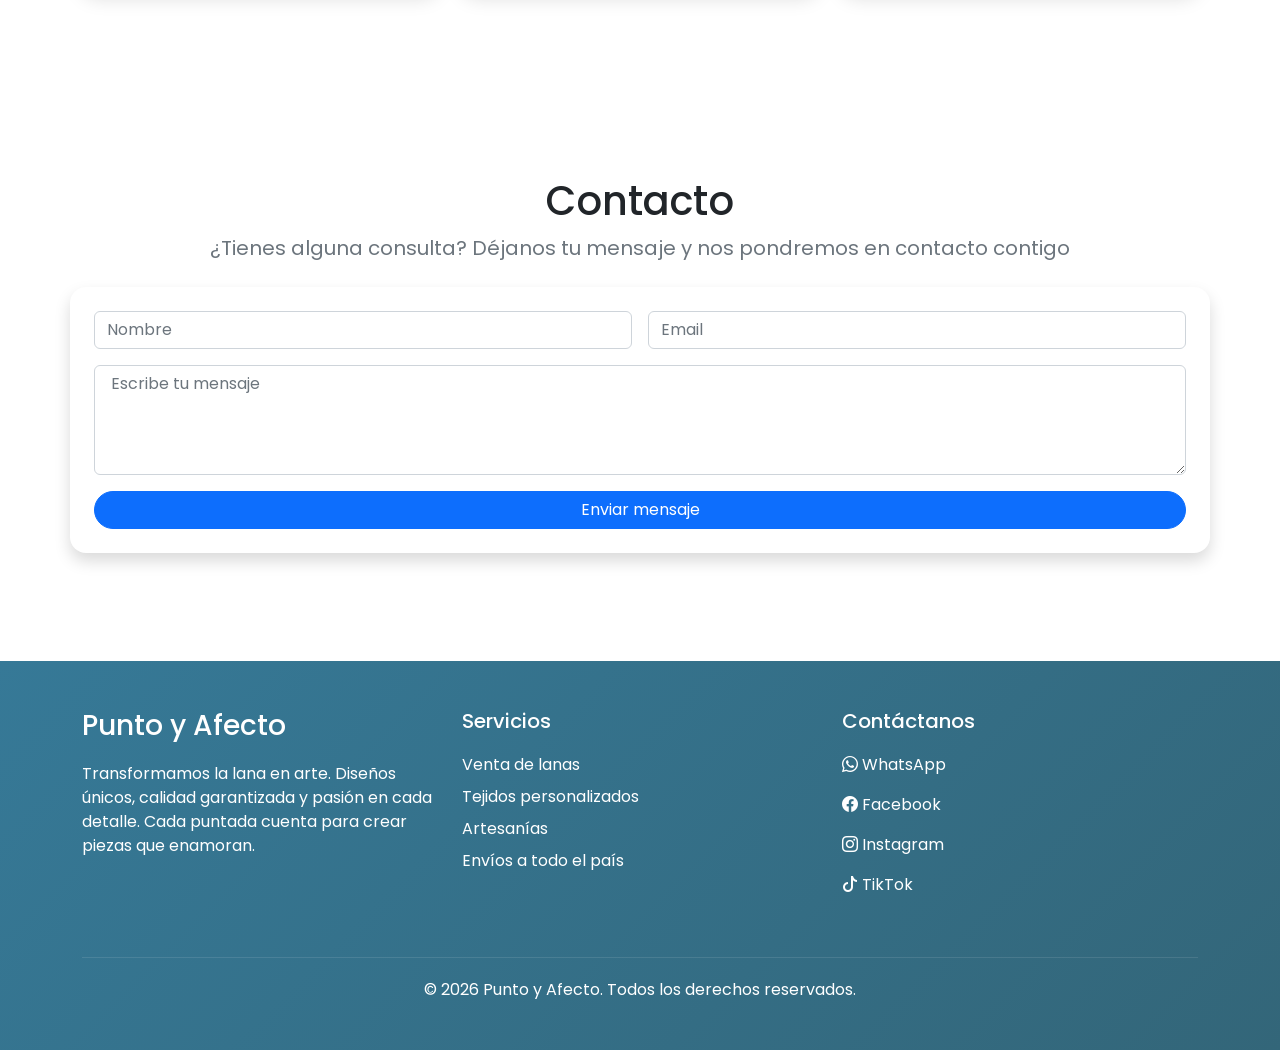
<file: quiensoy.html>
<!DOCTYPE html>
<html lang="es">
<head>
<meta charset="UTF-8">
<meta name="viewport" content="width=device-width, initial-scale=1.0">

<!-- Bootstrap CSS -->

    <link rel="stylesheet" href="css/bootstrap.min.css">
      <link rel="stylesheet" href="https://cdn.jsdelivr.net/npm/bootstrap-icons@1.10.0/font/bootstrap-icons.css">
<!-- CSS personalizado -->
<link rel="stylesheet" href="quienes.css">

<title>¿Quién Soy? - Punto y Afecto</title>
</head>

<body>

<!-- NAVBAR  -->
<nav class="navbar navbar-expand-lg navbar-light bg-gradient shadow-sm fixed-top">
    <div class="container">
        <a href="index.html" class="navbar-brand d-flex align-items-center">
            <img src="indexima/logo.jpg" alt="Logo" width="40" class="me-2 rounded-circle shadow-sm">
            <span class="fw-bold text-white">Punto y</span> <span class="text-white">Afecto</span>
        </a>

        <button class="navbar-toggler" type="button" data-bs-toggle="collapse" data-bs-target="#navbar-start">
            <span class="navbar-toggler-icon"></span>
        </button>

        <div class="collapse navbar-collapse" id="navbar-start">
            <ul class="navbar-nav ms-auto mb-2 mb-lg-0">
                <li class="nav-item"><a class="nav-link active" href="index.html">Home</a></li>
                <li class="nav-item"><a class="nav-link" href="galeria.html">Galería</a></li>
                <li class="nav-item"><a class="nav-link" href="quiensoy.html">¿Quién soy?</a></li>
                <li class="nav-item"><a class="nav-link" href="contacto.html">Contacto</a></li>
                <li class="nav-item"><a class="nav-link" href="blog.html">Blog</a></li>
            </ul>

            <a href="contacto.html" class="btn btn-light ms-lg-3 fw-bold">Contáctame</a>
        </div>
    </div>
</nav>



<div class="hero">

   <div class="contenido-hero">
     <h1>Más que tejidos, creamos arte</h1>
        <p>Transformamos lana en piezas únicas llenas de color, cultura y pasión </p>
    
  
<a href="#contacto" class="btn btn-ver">Contáctame</a>


</div>
    <!-- ONDA SVG igual que "¿Quién soy?" -->
    <div class="wave"> <!-- Cambié la clase a wave igual que "¿Quién soy?" -->
        <svg viewBox="0 0 500 150" preserveAspectRatio="none">
            <path d="M-18.98,88.31 C210.21,248.19 334.36,-125.81 500.00,49.98 L500.00,150.00 L0.00,150.00 Z"
                  style="stroke: none; fill: rgba(120, 157, 187, 0.7);">
            </path>
        </svg>
    </div>
</div>




<section class="Perfil text-center">
    <div class="container">
        <h1>¿Quién Soy?</h1>
        <h3>Cinthia Rivas</h3>
        <p>Hola, soy Cinthia, amante de la creatividad y la calidez que solo la lana puede ofrecer. Cada hilo que selecciono está pensado para inspirarte a crear piezas únicas, llenas de estilo y confort.</p>
        <p>Desde suaves bufandas que abrazan hasta gorros que calientan corazones, mi pasión es ayudarte a dar vida a tus ideas con nuestra lana de alta calidad. ¡Descubre, crea y sorprende con cada puntada!</p>
        <p class="highlight">Porque no es solo lana… es arte, comodidad y amor en cada creación.</p>
    </div>
</section>

<!-- =======================
     GALERÍA
======================= -->
<section class="Galeria">
    <div class="container">

        <div class="text-center mb-5">
             <h1>Galería</h1>
            
            <p class="text-muted fs-5">
                ¡Inspírate en nuestras creaciones y descubre la magia de la lana transformada en arte! 🧶✨
            </p>
        </div>

        <div class="row g-4">

            <div class="col-sm-12 col-md-6 col-lg-4">
                <div class="galeria-item">
                    <img src="galeria/1gal.jpg" class="img-fluid" alt="">
                </div>
            </div>

            <div class="col-sm-12 col-md-6 col-lg-4">
                <div class="galeria-item">
                    <img src="galeria/gal2.webp" class="img-fluid" alt="">
                </div>
            </div>

            <div class="col-sm-12 col-md-6 col-lg-4">
                <div class="galeria-item">
                    <img src="galeria/3gal.jpg" class="img-fluid" alt="">
                </div>
            </div>

            <div class="col-sm-12 col-md-6 col-lg-4">
                <div class="galeria-item">
                    <img src="galeria/4gal.webp" class="img-fluid" alt="">
                </div>
            </div>

            <div class="col-sm-12 col-md-6 col-lg-4">
                <div class="galeria-item">
                    <img src="galeria/gal5.jpg" class="img-fluid" alt="">
                </div>
            </div>

            <div class="col-sm-12 col-md-6 col-lg-4">
                <div class="galeria-item">
                    <img src="galeria/gal6.webp" class="img-fluid" alt="">
                </div>
            </div>

        </div>
    </div>
</section>
<section id="contacto" class="Contacto container my-5">

    <div class="text-center mb-4">
        <h1 >Contacto</h1>
        <p class="text-muted fs-5">
            ¿Tienes alguna consulta? Déjanos tu mensaje y nos pondremos en contacto contigo 
        </p>
    </div>

    <form class="p-4 shadow rounded-4 bg-white">

        <div class="row g-3">

            <div class="col-md-6">
                <input class="form-control" type="text" placeholder="Nombre" required>
            </div>

            <div class="col-md-6">
                <input class="form-control" type="email" placeholder="Email" required>
            </div>

            <div class="col-12">
                <textarea class="form-control" rows="4" placeholder=" Escribe tu mensaje" required></textarea>
            </div>

            <div class="col-12">
                <button type="submit" class="btn btn-primary w-100 rounded-pill">
                     Enviar mensaje
                </button>
            </div>

        </div>

    </form>

</section>

<!-- FOOTER MEJORADO CON LETRAS BLANCAS -->
<footer class="footer py-5" style="background-color:#367997;">
    <div class="container">
        <div class="row">

            <div class="col-md-4 mb-4 text-center text-md-start">
                <h3 style="color:#fff;">Punto y Afecto</h3>
                <p style="color:#fff;">
                    Transformamos la lana en arte. Diseños únicos, calidad garantizada y pasión en cada detalle.
                    Cada puntada cuenta para crear piezas que enamoran.
                </p>
            </div>

            <div class="col-md-4 mb-4 text-center text-md-start">
                <h5 style="color:#fff;">Servicios</h5>
                <ul class="list-unstyled" style="color:#fff;">
                    <li>Venta de lanas</li>
                    <li>Tejidos personalizados</li>
                    <li>Artesanías</li>
                    <li>Envíos a todo el país</li>
                </ul>
            </div>

            <div class="col-md-4 mb-4 text-center text-md-start">
                <h5 style="color:#fff;">Contáctanos</h5>
                <p>
                    <a href="https://wa.me/591XXXXXXXX" target="_blank" style="color:#fff; text-decoration:none;">
                        <i class="bi bi-whatsapp"></i> WhatsApp
                    </a>
                </p>
                <p>
                    <a href="https://www.facebook.com/tu_pagina" target="_blank" style="color:#fff; text-decoration:none;">
                        <i class="bi bi-facebook"></i> Facebook
                    </a>
                </p>
                <p>
                    <a href="https://www.instagram.com/tu_usuario" target="_blank" style="color:#fff; text-decoration:none;">
                        <i class="bi bi-instagram"></i> Instagram
                    </a>
                </p>
                <p>
                    <a href="https://www.tiktok.com/@tu_usuario" target="_blank" style="color:#fff; text-decoration:none;">
                        <i class="bi bi-tiktok"></i> TikTok
                    </a>
                </p>
            </div>

        </div>

        <hr style="border-color: rgba(255, 255, 255, 0.4);">

        <p class="text-center mb-0" style="color:#fff;">© 2026 Punto y Afecto. Todos los derechos reservados.</p>
    </div>
</footer>

<script src="js/bootstrap.min.js"></script>
</body>
</html>
</file>
<file: style.css>
/* =======================
   IMPORTACIÓN DE FUENTE
======================= */
/* Importa la fuente Poppins desde Google Fonts */
@import url('https://fonts.googleapis.com/css2?family=Poppins:wght@400;600;700&display=swap');


/* =======================
   ESTILOS GENERALES
======================= */
* {
    font-family: 'Poppins', sans-serif; /* Fuente global */
    box-sizing: border-box;              /* Margen y padding incluidos en ancho */
    margin: 0;                            /* Elimina márgenes por defecto */
    padding: 0;                           /* Elimina padding por defecto */
}
/* =======================
   NAVBAR AZUL PRO
======================= */

/* FONDO AZUL SÓLIDO */
.navbar.bg-gradient {
        background: linear-gradient(135deg, #367997, #367997) !important;
}

/* EVITA TRANSPARENCIAS */
.navbar {
    opacity: 1 !important;
}

/* LINKS */
.navbar .nav-link {
    color: white !important;
    transition: 0.3s;
    font-weight: 500;
}

.navbar .nav-link:hover {
     color:#367997 !important;
}

/* BOTÓN CONTACTO */
.navbar .btn-light {
     background:#367997;
       color:#ffffff;
    border-radius: 10px;
    font-weight: bold;
    transition: 0.3s;
}

.navbar .btn-light:hover {
    background:#367997;
}

/* HAMBURGUESA */
.navbar-toggler {
    background-color:#367997;

    border: none;
    padding: 6px 10px;
}

/* ICONO BLANCO */
.navbar-toggler-icon {
    filter: invert(1);
}

/* 📱 MENÚ DESPLEGABLE EN CELULAR */
@media (max-width: 991px) {

    .navbar-collapse {
       background:#367997;
        padding: 15px;
        border-radius: 10px;
        margin-top: 10px;
    }

    .navbar .nav-link {
        color: white !important;
        padding: 10px;
        display: block;
    }

    .navbar .nav-link:hover {
        background: rgba(255,255,255,0.2);
        border-radius: 8px;
    }
}
/* =======================
   HERO VIDEO
======================= */
.hero-video {
    position: relative;
    width: 100%;
    height: 100vh;
    overflow: hidden;
}

/* VIDEO */
.video-bg {
    position: absolute;
    top: 0;
    left: 0;
    width: 100%;
    height: 100%;
    object-fit: cover;
    z-index: 0;
}

/* OVERLAY (oscuro suave, NO blanco) */
.overlay {
    position: absolute;
    top: 0;
    left: 0;
    width: 100%;
    height: 100%;
    background: rgba(0, 0, 0, 0.3); /* 🔥 suave y profesional */
    z-index: 1;
}

/* CONTENIDO */
.content {
    position: relative;
    z-index: 2;
    top: 50%;
    transform: translateY(-50%);
    text-align: center;
    color: white;
    padding: 0 20px;
}

/* TÍTULO */
.content h1 {
    font-size: clamp(32px, 6vw, 60px);
    text-shadow: 2px 2px 8px rgba(0,0,0,0.7); /* 🔥 mejora lectura */
}

/* TEXTO */
.content p {
    font-size: clamp(14px, 2.5vw, 20px);
    text-shadow: 1px 1px 5px rgba(0,0,0,0.6);
}
/* =======================
   BOTÓN VER PRODUCTOS
======================= */
.btn-ver {
    display: inline-block;
    background: #367997; /* azul principal */
    color: white;
    padding: 12px 28px;
    border-radius: 30px; /* redondeado */
    text-decoration: none;
    font-weight: bold;
    font-size: 16px;
    transition: all 0.3s ease;
    box-shadow: 0 4px 10px rgba(0,0,0,0.2);
}

/* HOVER (cuando pasas el mouse) */
.btn-ver:hover {
    background: #367997; /* azul principal */
  
    transform: scale(1.1);
    box-shadow: 0 8px 20px rgba(0,0,0,0.3);
}

/* ANIMACIÓN SUAVE (llamativo) */
.btn-ver {
    animation: pulse 2s infinite;
}

/* EFECTO "RESPIRAR" */
@keyframes pulse {
    0% { transform: scale(1); }
    50% { transform: scale(1.05); }
    100% { transform: scale(1); }
}

/* =======================
   ONDA SVG
======================= */
.wave {
    position: absolute; /* Posición sobre hero-video */
    bottom: 0;          /* Pegada al fondo del hero */
    width: 100%;
    overflow: hidden;
    line-height: 0;     /* Quita altura extra */
    z-index: 3;         /* Encima del overlay pero detrás del texto */
}
.wave svg {
    position: relative;
    display: block;
    width: 100%;
    height: 100px; /* Altura base de la onda */
}
.wave path {
    fill: rgba(252, 252, 252, 0.7); /* Color de la onda */
}

/* =======================
   SECCIONES
======================= */
.product,
.section-icons {
    padding: 60px 0;
}

/* =======================
   TARJETAS
======================= */
.card {
    transition: all 0.3s ease;
    height: 100%;
    border: none;
    border-radius: 15px;
    overflow: hidden;
    position: relative;
}

/* HOVER MÁS PRO */
.card:hover {
    transform: translateY(-10px);
    box-shadow: 0 12px 25px rgba(0,0,0,0.2);
}

/* 🔥 IMÁGENES IGUALES */
.card img {
    width: 100%;
    height: 230px;       /* más equilibrado */
    object-fit: cover;
    border-radius: 15px 15px 0 0;
    transition: transform 0.4s ease;
}

/* ZOOM SUAVE */
.card:hover img {
    transform: scale(1.08);
}

/* =======================
   TEXTO
======================= */
.card-body h5 {
    font-size: 1.1rem;
}

.card-body p {
    font-size: 0.9rem;
}



/* =======================
   BADGES (nuevo / popular)
======================= */
.badge-custom {
    position: absolute;
    top: 10px;
    left: 10px;
    font-size: 12px;
    padding: 5px 8px;
    border-radius: 5px;
}

/* =======================
   ICONOS
======================= */
.section-icons i {
    font-size: 45px;
    color: #007bff;
    margin-bottom: 10px;
}

/* =======================
   FOOTER
======================= */
.footer {
    background: linear-gradient(135deg, #367997, #336679);
    color: white;
    padding: 60px 0;
    font-size: 14px;
}

.footer h3,
.footer h5 {
    margin-bottom: 20px;
    font-weight: 600;
}

.footer p {
    margin-bottom: 10px;
}

.footer ul {
    list-style: none;
    padding: 0;
}

.footer ul li {
    margin-bottom: 8px;
}

.footer i {
    font-size: 20px;
    margin-right: 8px;
    color: white;
}

.footer hr {
    margin: 20px 0;
    border-top: 1px solid rgba(255,255,255,0.4);
}

/* =======================
   RESPONSIVE
======================= */
@media (max-width: 768px) {

    .hero-video {
        height: 60vh;
    }

    .content h1 {
        font-size: clamp(24px, 8vw, 36px);
    }

    .content p {
        font-size: clamp(12px, 4vw, 16px);
    }

    
}

@media (max-width: 576px) {

    .hero-video {
        height: 50vh;
    }

    .card img {
        height: 180px;  /* más pequeñas en móvil */
    }

    .content h1 {
        font-size: clamp(20px, 8vw, 28px);
    }

    .content p {
        font-size: clamp(10px, 4vw, 14px);
    }

    .wave svg {
        height: 120px;
    }
}
</file>
<file: blog.css>
/* =======================
   IMPORTACIÓN DE FUENTE
======================= */
/* Importa la fuente Poppins desde Google Fonts */
@import url('https://fonts.googleapis.com/css2?family=Poppins:wght@400;600;700&display=swap');


/* =======================
   ESTILOS GENERALES
======================= */
* {
    font-family: 'Poppins', sans-serif; /* Fuente global */
    box-sizing: border-box;              /* Margen y padding incluidos en ancho */
    margin: 0;                            /* Elimina márgenes por defecto */
    padding: 0;                           /* Elimina padding por defecto */
}

/* =======================
   NAVBAR AZUL PRO
======================= */

/* FONDO AZUL SÓLIDO */
.navbar.bg-gradient {
        background: linear-gradient(135deg, #367997, #367997) !important;
}

/* EVITA TRANSPARENCIAS */
.navbar {
    opacity: 1 !important;
}

/* LINKS */
.navbar .nav-link {
    color: white !important;
    transition: 0.3s;
    font-weight: 500;
}

.navbar .nav-link:hover {
     color:#367997 !important;
}

/* BOTÓN CONTACTO */
.navbar .btn-light {
     background:#367997;
       color:#ffffff;
    border-radius: 10px;
    font-weight: bold;
    transition: 0.3s;
}

.navbar .btn-light:hover {
    background:#367997;
}

/* HAMBURGUESA */
.navbar-toggler {
    background-color:#367997;

    border: none;
    padding: 6px 10px;
}

/* ICONO BLANCO */
.navbar-toggler-icon {
    filter: invert(1);
}

/* 📱 MENÚ DESPLEGABLE EN CELULAR */
@media (max-width: 991px) {

    .navbar-collapse {
       background:#367997;
        padding: 15px;
        border-radius: 10px;
        margin-top: 10px;
    }

    .navbar .nav-link {
        color: white !important;
        padding: 10px;
        display: block;
    }

    .navbar .nav-link:hover {
        background: rgba(255,255,255,0.2);
        border-radius: 8px;
    }
}
/* HERO BLOG */
.hero-blog {
    position: relative;
   background: url("indexima/8.jpg") no-repeat center center; /* Imagen de fondo centrada */
    background-size: cover;
    height: 50vh;
    min-height: 250px;
    display: flex;
    justify-content: center;
    align-items: center;
    color: #fff;
    text-align: center;
    padding: 0 20px;
}

.contenido-hero-blog h1 {
    font-size: 3rem;
    margin-bottom: 10px;
}

.contenido-hero-blog p {
    font-size: 1.2rem;
}

/* =======================
   ONDA EXACTA DE "QUIÉN SOY"
======================= */
.wave {
    position: absolute;
    bottom: 0;
    width: 100%;
    overflow: hidden;
    line-height: 0;
    height: 150px; /* misma altura que "Quién soy" */
}

.wave svg {
    position: relative;
    display: block;
    width: 100%;
    height: 100%;
}

.wave path {
    fill: rgba(120, 157, 187, 0.7); /* mismo color de la onda */
}

/* =======================
   BLOG CARDS
======================= */
.blog-container .card {
    border: none;
    transition: transform 0.3s, box-shadow 0.3s;
}

.blog-container .card:hover {
    transform: translateY(-5px);
    box-shadow: 0 10px 20px rgba(0,0,0,0.2);
}

/* =======================
   FOOTER
======================= */
.footer {
    background: linear-gradient(135deg, #367997, #336679);
    color: white;
    padding: 60px 0;/*altur*/
    font-size: 14px;/*LETR*/
}

.footer h3, .footer h5 {
    margin-bottom: 20px;/*altura de lo cajas de ahi abajo*/
    font-weight: 600;
}

.footer p {
    margin-bottom: 10px;/*altura*/
}

.footer ul {
    list-style: none;
    padding: 0;
}

.footer ul li {
    margin-bottom: 10px;/*altura igual*/
}

.footer hr {
    margin: 20px 0;
    border: 0;
    border-top: 1px solid rgba(255,255,255,0.4);
}

/* =======================
   RESPONSIVE
======================= */
@media (max-width: 768px) {
    .hero-blog h1 {
        font-size: 2rem;
    }

    .hero-blog p {
        font-size: 1rem;
    }

    .blog-container .card-body h5 {
        font-size: 1rem;
    }

    .blog-container .card-body p {
        font-size: 0.9rem;
    }
}

@media (max-width: 576px) {
    .hero-blog h1 {
        font-size: 1.5rem;
    }

    .hero-blog p {
        font-size: 0.85rem;
    }

    .blog-container .card-body h5 {
        font-size: 0.9rem;
    }

    .blog-container .card-body p {
        font-size: 0.8rem;
    }
}
</file>
<file: contactos.css>
/* =======================
   IMPORTACIÓN DE FUENTE
======================= */
@import url('https://fonts.googleapis.com/css2?family=Poppins:wght@400;600;700&display=swap');

/* =======================
   ESTILOS GENERALES
======================= */
* {
    font-family: 'Poppins', sans-serif;
    box-sizing: border-box;
    margin: 0;
    padding: 0;
}

/* =======================
   NAVBAR
======================= */
.navbar.bg-gradient {
    background: #367997 !important;
}

.navbar {
    opacity: 1 !important;
}

.navbar .nav-link {
    color: white !important;
    transition: 0.3s;
    font-weight: 500;
}

.navbar .nav-link:hover {
    color: #cce6f5 !important;
}

.navbar-toggler {
    background-color: #367997;
    border: none;
    padding: 6px 10px;
}

.navbar-toggler-icon {
    filter: invert(1);
}

/* =======================
   BOTÓN VER PRODUCTOS
======================= */
.btn-ver {
    display: inline-block;
    background: #367997; /* azul principal */
    color: white;
    padding: 12px 28px;
    border-radius: 30px; /* redondeado */
    text-decoration: none;
    font-weight: bold;
    font-size: 16px;
    transition: all 0.3s ease;
    box-shadow: 0 4px 10px rgba(0,0,0,0.2);
}

/* HOVER (cuando pasas el mouse) */
.btn-ver:hover {
  background: #367997; /* azul principal */
    transform: scale(1.1);
    box-shadow: 0 8px 20px rgba(0,0,0,0.3);
}

/* ANIMACIÓN SUAVE (llamativo) */
.btn-ver {
    animation: pulse 2s infinite;
}

/* EFECTO "RESPIRAR" */
@keyframes pulse {
    0% { transform: scale(1); }
    50% { transform: scale(1.05); }
    100% { transform: scale(1); }
}


/* =======================
   HERO
======================= */
.hero {
    height: 55vh;
    min-height: 280px;
    background: url("galeria/xd.jpg") no-repeat center center;
    background-size: cover;
    display: flex;
    align-items: center;
    justify-content: center;
    position: relative;
    overflow: hidden;
}

.contenido-hero {
    position: relative;
    z-index: 2;
    text-align: center;
    color: white;
}

.contenido-hero h3 {
    font-size: 60px;
    text-shadow: 2px 2px 8px rgba(0,0,0,0.7);
}

.contenido-hero h5 {
    font-size: 25px;
    margin-bottom: 20px;
    text-shadow: 2px 2px 8px rgba(0,0,0,0.7);
}

.hero {
    height: 65vh; /* 🔥 espacio suficiente */
    background: url("indexima/6.jpg") no-repeat center center;
    background-size: cover;
    display: flex;
    align-items: center;
    justify-content: center;
    position: relative;
    overflow: hidden; /* 🔥 evita que se salga */
}

.contenido-hero {
    position: relative;
    z-index: 2;
    text-align: center;
    color: #ffffff;
}

/* =======================
   ONDA
======================= */
.wave {
    position: absolute;
    bottom: -20px; /* 🔥 ajustado */
    left: 0;
    width: 100%;
    height: 150px;
    overflow: hidden;
    line-height: 0;
    z-index: 1;
}

.wave svg {
    display: block;
    width: 100%;
    height: 100%;
}

.wave path {
    fill: rgba(120, 157, 187, 0.7);
}


/* =======================
   RESPONSIVE HERO
======================= */
@media (max-width: 992px) {
    .hero {
        height: 70vh; /* más pequeño en tablets */
    }
    .contenido-hero {
        padding-top: 80px;
    }
    .contenido-hero h3 {
        font-size: 45px;
    }
    .contenido-hero h5 {
        font-size: 20px;
    }
}

@media (max-width: 576px) {
    .hero {
        height: 50vh; /* más pequeño en móviles */
    }
    .contenido-hero {
        padding-top: 60px;
    }
    .contenido-hero h3 {
        font-size: 28px;
    }
    .contenido-hero h5 {
        font-size: 16px;
    }
}



/* =======================
   CONTACTO
======================= */
.contacto-contenedor {
    padding: 80px 20px;
    background: #f0f4f8;
}

.contacto-contenedor h2 {
    font-size: 36px;
    text-align: center;
    margin-bottom: 50px;
}

.contacto-card, .mapa-card {
    background: white;
    border-radius: 15px;
    padding: 30px;
    box-shadow: 0 10px 25px rgba(0,0,0,0.1);
    transition: 0.3s;
    height: 100%;
}

.contacto-card:hover, .mapa-card:hover {
    transform: translateY(-5px);
}

.contacto-card h3, .mapa-card h3 {
    margin-bottom: 20px;
    color: #367997;
}

.contacto-card input,
.contacto-card textarea {
    width: 100%;
    padding: 12px;
    margin-bottom: 15px;
    border-radius: 8px;
    border: 1px solid #ccc;
}

.contacto-card button {
    width: 100%;
    padding: 12px;
    background: #367997;
    color: white;
    border: none;
    border-radius: 8px;
}

.mapa-card iframe {
    width: 100%;
    height: 100%;
    min-height: 400px;
    border-radius: 15px;
    border: 0;
}

/* =======================
   GALERÍA
======================= */
.Galeria {
    padding: 60px 0;
}

.Galeria img {
    width: 100%;
    height: 250px;
    object-fit: cover;
    border-radius: 10px;
}

/* =======================
   FOOTER
======================= */
.footer {
    background: linear-gradient(135deg, #367997, #336679);
    color: white;
    padding: 60px 0;
}

/* =======================
   RESPONSIVE
======================= */
@media (max-width: 992px) {
    .contacto-card, .mapa-card {
        margin-bottom: 30px;
    }
}

@media (max-width: 576px) {
    .contenido-hero h3 {
        font-size: 35px;
    }
    .contenido-hero h5 {
        font-size: 18px;
    }
}
</file>
<file: Galeria.css>
/* =======================
   IMPORTACIÓN DE FUENTE
======================= */
@import url('https://fonts.googleapis.com/css2?family=Poppins:wght@400;600;700&display=swap');

/* =======================
   ESTILOS GENERALES
======================= */
* {
    font-family: 'Poppins', sans-serif;
    box-sizing: border-box;
    margin: 0;
    padding: 0;
}

/* SCROLL SUAVE */
html {
    scroll-behavior: smooth;
}

/* SOLUCIÓN NAVBAR (para que no tape) */
#galeria {
    scroll-margin-top: 100px;
}

/* =======================
   NAVBAR
======================= */
.navbar.bg-gradient {
    background: #367997 !important;
}

.navbar {
    opacity: 1 !important;
}

.navbar .nav-link {
    color: white !important;
    transition: 0.3s;
    font-weight: 500;
}

.navbar .nav-link:hover {
    color: #d1ecf5 !important;
}

.navbar .btn-light {
    background: #367997;
    color: #ffffff;
    border-radius: 10px;
    font-weight: bold;
}

.navbar-toggler {
    background-color: #367997;
    border: none;
}

.navbar-toggler-icon {
    filter: invert(1);
}

/* =======================
   HERO VIDEO
======================= */
.hero-video {
    position: relative;
    width: 100%;
    height: 100vh;
    overflow: hidden;
}

.video-bg {
    position: absolute;
    top: 0;
    left: 0;
    width: 100%;
    height: 100%;
    object-fit: cover;
    z-index: 0;
}

/* 🔥 ARREGLO CLAVE */
.overlay {
    position: absolute;
    width: 100%;
    height: 100%;
    background: rgba(0,0,0,0.3);
    z-index: 1;
    pointer-events: none; /* 👈 SOLUCIÓN DEL BOTÓN */
}

.content {
    position: relative;
    z-index: 10; /* 👈 Asegura que esté encima */
    top: 50%;
    transform: translateY(-50%);
    text-align: center;
    color: white;
    padding: 0 20px;
}

.content h1 {
    font-size: clamp(32px, 6vw, 60px);
    text-shadow: 2px 2px 8px rgba(0,0,0,0.7);
}

.content p {
    font-size: clamp(14px, 2.5vw, 20px);
    text-shadow: 1px 1px 5px rgba(0,0,0,0.6);
}

/* =======================
   BOTÓN VER PRODUCTOS
======================= */
.btn-ver {
    display: inline-block;
    background: #367997; /* azul principal */
    color: white;
    padding: 12px 28px;
    border-radius: 30px; /* redondeado */
    text-decoration: none;
    font-weight: bold;
    font-size: 16px;
    transition: all 0.3s ease;
    box-shadow: 0 4px 10px rgba(0,0,0,0.2);
}

/* HOVER (cuando pasas el mouse) */
.btn-ver:hover {
  background: #367997; /* azul principal */
    transform: scale(1.1);
    box-shadow: 0 8px 20px rgba(0,0,0,0.3);
}

/* ANIMACIÓN SUAVE (llamativo) */
.btn-ver {
    animation: pulse 2s infinite;
}

/* EFECTO "RESPIRAR" */
@keyframes pulse {
    0% { transform: scale(1); }
    50% { transform: scale(1.05); }
    100% { transform: scale(1); }
}

/* =======================
   ONDA SVG
======================= */
.wave {
    position: absolute;
    bottom: 0;
    width: 100%;
    overflow: hidden;
    line-height: 0;
    z-index: 3;
}

.wave svg {
    width: 100%;
    height: 100px;
}

.wave path {
    fill: rgba(255,255,255,0.7);
}

/* =======================
   GALERÍA
======================= */
.card img {
    width: 100%;
    height: 200px;
    object-fit: cover;
}

.card-body a.btn {
    margin-top: 10px;
}

/* =======================
   FOOTER
======================= */
.footer {
    background: linear-gradient(135deg, #367997, #336679);
    color: white;
    padding: 60px 0;
    font-size: 14px;
}

.footer h3,
.footer h5 {
    margin-bottom: 20px;
    font-weight: 600;
}

.footer p {
    margin-bottom: 10px;
}

.footer ul {
    list-style: none;
    padding: 0;
}

.footer ul li {
    margin-bottom: 8px;
}

.footer i {
    font-size: 20px;
    margin-right: 8px;
    color: white;
}

.footer hr {
    margin: 20px 0;
    border-top: 1px solid rgba(255,255,255,0.4);
}

/* =======================
   RESPONSIVE
======================= */
@media (max-width: 768px) {

    .hero-video {
        height: 60vh;
    }

    .content h1 {
        font-size: clamp(24px, 8vw, 36px);
    }

    .content p {
        font-size: clamp(12px, 4vw, 16px);
    }

    
}

@media (max-width: 576px) {

    .hero-video {
        height: 50vh;
    }

    .card img {
        height: 180px;  /* más pequeñas en móvil */
    }

    .content h1 {
        font-size: clamp(20px, 8vw, 28px);
    }

    .content p {
        font-size: clamp(10px, 4vw, 14px);
    }

    .wave svg {
        height: 120px;
    }
}
</file>
<file: quienes.css>
/* =======================
   IMPORTACIÓN DE FUENTE
======================= */
@import url('https://fonts.googleapis.com/css2?family=Poppins:wght@400;600;700&display=swap');

/* =======================
   ESTILOS GENERALES
======================= */
* {
    font-family: 'Poppins', sans-serif;
    box-sizing: border-box;
    margin: 0;
    padding: 0;
}

/* =======================
   NAVBAR
======================= */
.navbar.bg-gradient {
    background: #367997 !important;
}

.navbar {
    opacity: 1 !important;
}

.navbar .nav-link {
    color: white !important;
    transition: 0.3s;
    font-weight: 500;
}

.navbar .nav-link:hover {
    color: #cce6f5 !important;
}



/* HAMBURGUESA */
.navbar-toggler {
    background-color: #367997;
    border: none;
    padding: 6px 10px;
}

.navbar-toggler-icon {
    filter: invert(1);
}

/* MENÚ MÓVIL */
@media (max-width: 991px) {
    .navbar-collapse {
        background: #367997;
        padding: 15px;
        border-radius: 10px;
        margin-top: 10px;
    }

    .navbar .nav-link {
        padding: 10px;
        display: block;
    }

    .navbar .nav-link:hover {
        background: rgba(255,255,255,0.2);
        border-radius: 8px;
    }
}
/* =======================
   BOTÓN VER PRODUCTOS
======================= */
.btn-ver {
    display: inline-block;
    background: #367997; /* azul principal */
    color: white;
    padding: 12px 28px;
    border-radius: 30px; /* redondeado */
    text-decoration: none;
    font-weight: bold;
    font-size: 16px;
    transition: all 0.3s ease;
    box-shadow: 0 4px 10px rgba(0,0,0,0.2);
}

/* HOVER (cuando pasas el mouse) */
.btn-ver:hover {
   background: #53849b; /* azul principal */
  
    transform: scale(1.1);
   
}

/* ANIMACIÓN SUAVE (llamativo) */
.btn-ver {
    animation: pulse 2s infinite;
}

/* EFECTO "RESPIRAR" */
@keyframes pulse {
    0% { transform: scale(1); }
    50% { transform: scale(1.05); }
    100% { transform: scale(1); }
}


/* =======================
   BODY
======================= */
body {
    margin: 0;
}

/* =======================
   HERO
======================= */
.hero {
    height: 55vh;
    min-height: 280px;
    background: url("galeria/xd.jpg") no-repeat center center;
    background-size: cover;
    display: flex;
    align-items: center;
    justify-content: center;
    position: relative;
    overflow: hidden;
}

.contenido-hero {
    position: relative;
    z-index: 2;
    text-align: center;
    color: white;
}

.contenido-hero h3 {
    font-size: 60px;
    text-shadow: 2px 2px 8px rgba(0,0,0,0.7);
}

.contenido-hero h5 {
    font-size: 25px;
    margin-bottom: 20px;
    text-shadow: 2px 2px 8px rgba(0,0,0,0.7);
}

.hero {
    height: 65vh; /* 🔥 espacio suficiente */
    background: url("galeria/xd.jpg") no-repeat center center;
    background-size: cover;
    display: flex;
    align-items: center;
    justify-content: center;
    position: relative;
    overflow: hidden; /* 🔥 evita que se salga */
}

.contenido-hero {
    position: relative;
    z-index: 2;
    text-align: center;
    color: white;
}

/* =======================
   ONDA
======================= */
.wave {
    position: absolute;
    bottom: -20px; /* 🔥 ajustado */
    left: 0;
    width: 100%;
    height: 150px;
    overflow: hidden;
    line-height: 0;
    z-index: 1;
}

.wave svg {
    display: block;
    width: 100%;
    height: 100%;
}

.wave path {
    fill: rgba(120, 157, 187, 0.7);
}



/* =======================
   GALERÍA PRO
======================= */
.Galeria {
    padding: 80px 0;
}

.galeria-item {
    overflow: hidden;
    border-radius: 15px;
    box-shadow: 0 8px 20px rgba(0,0,0,0.15);
    transition: 0.4s;
}

.galeria-item img {
    width: 100%;
    height: 250px;
    object-fit: cover;
    transition: 0.4s;
}

/* HOVER PRO */
.galeria-item:hover img {
    transform: scale(1.1);
}

.galeria-item:hover {
    box-shadow: 0 15px 30px rgba(0,0,0,0.25);
}
/* =======================
   CONTACTO
======================= */
.Contacto {
    padding: 60px 0;
}

/* =======================
   FOOTER
======================= */
.footer {
    background: linear-gradient(135deg, #367997, #336679);
    color: white;
    padding: 60px 0;
}

.footer h3, .footer h5 {
    margin-bottom: 20px;
}

.footer ul {
    list-style: none;
    padding: 0;
}

.footer ul li {
    margin-bottom: 8px;
}

.footer hr {
    margin: 20px 0;
    border-top: 1px solid rgba(255,255,255,0.4);
}

/* =======================
   RESPONSIVE (ARREGLADO)
======================= */
@media (max-width: 768px) {
    .hero {
        height: 60vh; /* 🔥 más alto */
    }

    .contenido-hero h3 {
        font-size: 40px;
    }

    .contenido-hero h5 {
        font-size: 20px;
    }

    .Galeria img {
        height: 200px;
    }
}

@media (max-width: 576px) {
    .hero {
        height: 55vh; /* 🔥 clave */
    }

    .contenido-hero h3 {
        font-size: 30px;
    }

    .contenido-hero h5 {
        font-size: 18px;
    }

    .Galeria img {
        height: 150px;
    }
}
</file>
